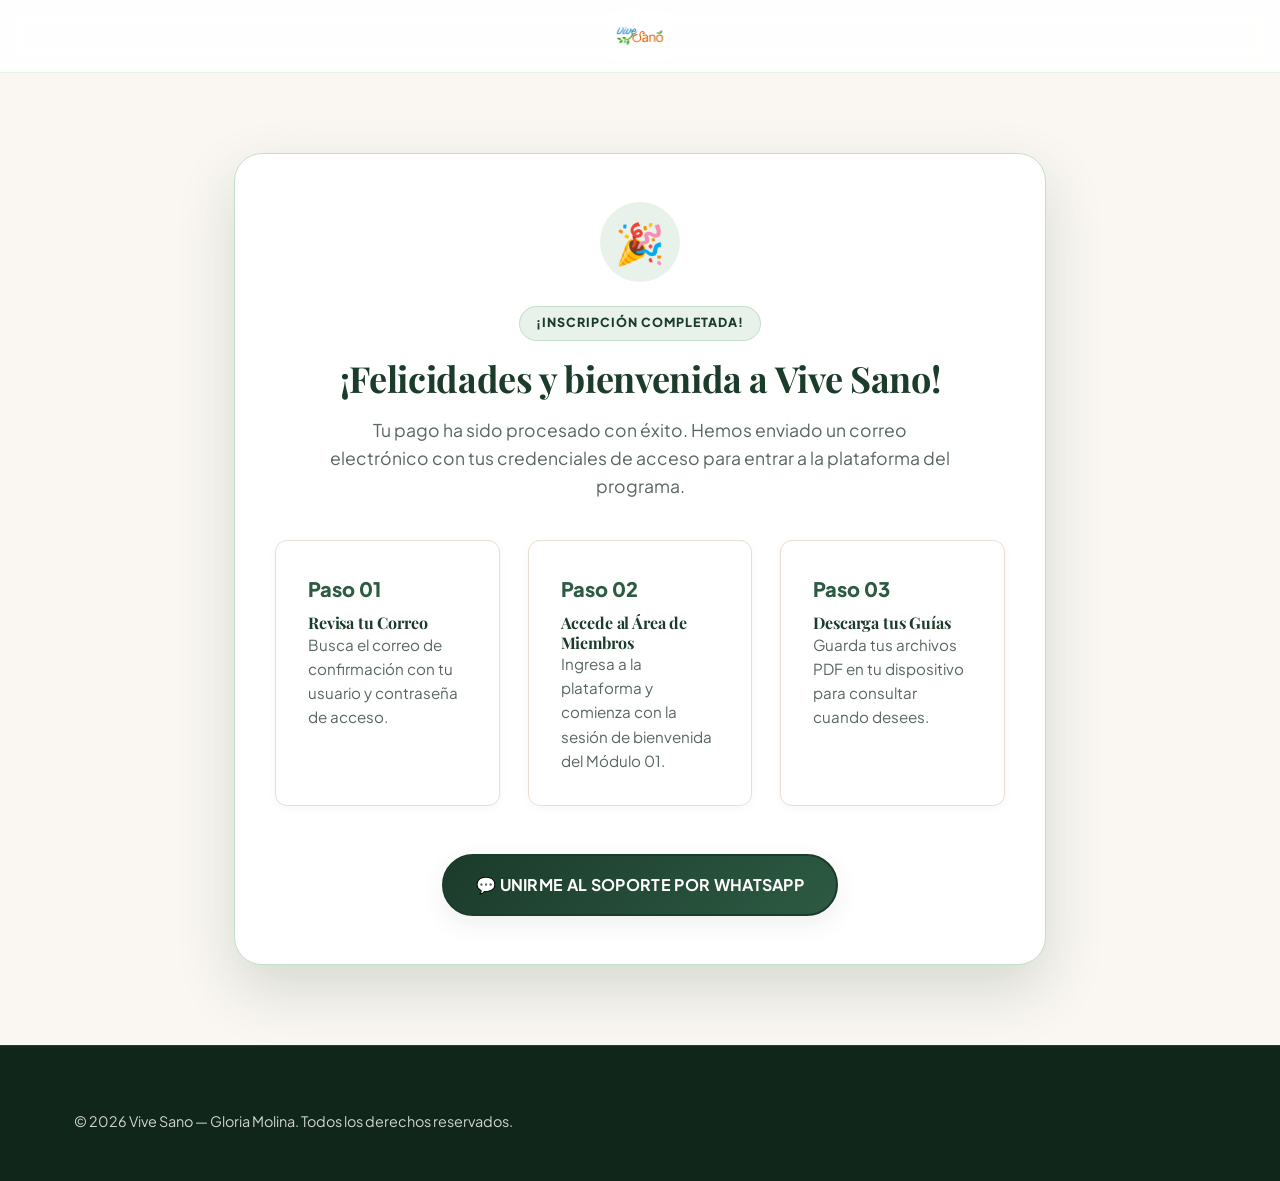
<file: gracias-compra.html>
<!DOCTYPE html>
<html lang="es">
<head>
  <meta charset="UTF-8">
  <meta name="viewport" content="width=device-width, initial-scale=1.0">
  <title>¡Bienvenida al Programa! | Vive Sano por Gloria Molina</title>
  <meta name="description" content="¡Felicidades por inscribirte al Programa Vive Sano! Aquí están tus datos de acceso e instrucciones iniciales.">
  <link rel="stylesheet" href="css/styles.css">
  <link rel="icon" href="assets/images/favicon.ico" type="image/x-icon">
</head>
<body style="background-color: var(--color-sand-bg);">

  <header class="header">
    <div class="container header-inner" style="justify-content: center;">
      <a href="index.html" class="logo" aria-label="Vive Sano — Inicio">
        <img src="assets/images/logo.png" alt="Vive Sano — Gloria Molina" class="logo-img">
      </a>
    </div>
  </header>

  <section class="section">
    <div class="container container-narrow">
      <div style="background-color: var(--color-white); border-radius: var(--radius-xl); padding: 3rem 2.5rem; border: 1.5px solid var(--color-emerald-border); box-shadow: var(--shadow-xl); text-align: center;">
        
        <div style="width: 5rem; height: 5rem; border-radius: 50%; background-color: var(--color-emerald-light); color: var(--color-emerald-deep); display: flex; align-items: center; justify-content: center; font-size: 2.5rem; margin: 0 auto 1.5rem auto;">
          🎉
        </div>

        <div class="eyebrow">¡INSCRIPCIÓN COMPLETADA!</div>

        <h1 style="font-size: 2.25rem; margin-bottom: 1rem;">
          ¡Felicidades y bienvenida a Vive Sano!
        </h1>

        <p style="font-size: 1.1rem; color: var(--color-text-muted); max-width: 620px; margin: 0 auto 2.5rem auto;">
          Tu pago ha sido procesado con éxito. Hemos enviado un correo electrónico con tus credenciales de acceso para entrar a la plataforma del programa.
        </p>

        <div class="cards-grid" style="grid-template-columns: repeat(auto-fit, minmax(220px, 1fr)); text-align: left; margin-bottom: 3rem;">
          
          <div class="card">
            <div style="font-size: 1.25rem; font-weight: 800; color: var(--color-emerald-medium); margin-bottom: 0.5rem;">Paso 01</div>
            <h4>Revisa tu Correo</h4>
            <p>Busca el correo de confirmación con tu usuario y contraseña de acceso.</p>
          </div>

          <div class="card">
            <div style="font-size: 1.25rem; font-weight: 800; color: var(--color-emerald-medium); margin-bottom: 0.5rem;">Paso 02</div>
            <h4>Accede al Área de Miembros</h4>
            <p>Ingresa a la plataforma y comienza con la sesión de bienvenida del Módulo 01.</p>
          </div>

          <div class="card">
            <div style="font-size: 1.25rem; font-weight: 800; color: var(--color-emerald-medium); margin-bottom: 0.5rem;">Paso 03</div>
            <h4>Descarga tus Guías</h4>
            <p>Guarda tus archivos PDF en tu dispositivo para consultar cuando desees.</p>
          </div>

        </div>

        <a href="https://wa.me/5215580462787?text=Hola%20Gloria,%20acabo%20de%20comprar%20el%20programa%20Vive%20Sano." class="btn btn-primary" target="_blank" rel="noopener">
          💬 UNIRME AL SOPORTE POR WHATSAPP
        </a>

      </div>
    </div>
  </section>

  <footer class="footer">
    <div class="container text-center">
      <p>© 2026 Vive Sano — Gloria Molina. Todos los derechos reservados.</p>
    </div>
  </footer>

  <script src="js/main.js"></script>
</body>
</html>
</file>
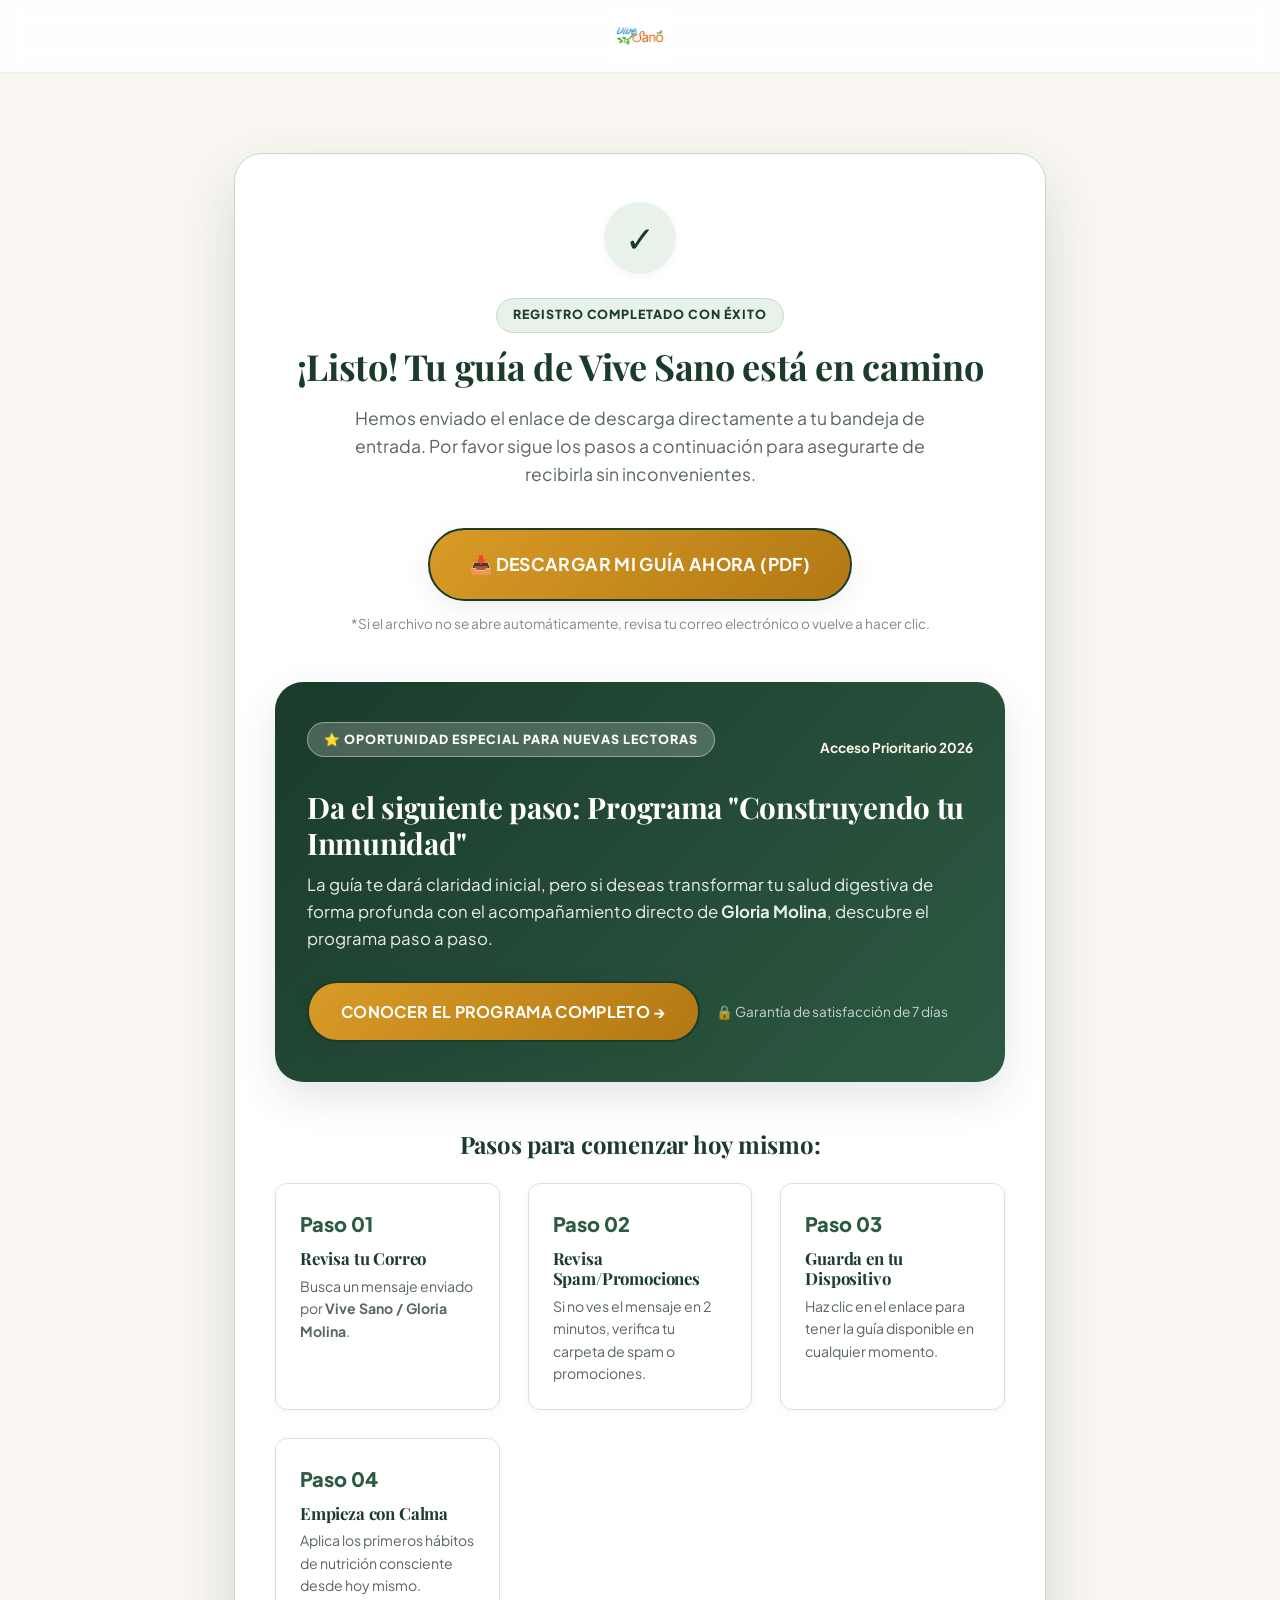
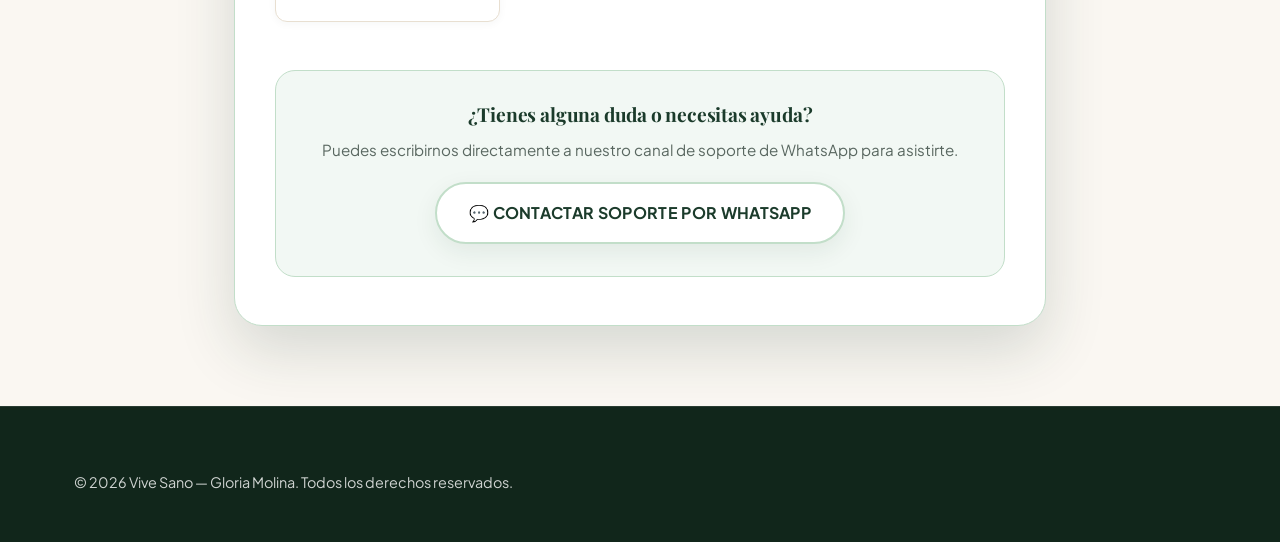
<file: gracias.html>
<!DOCTYPE html>
<html lang="es">
<head>
  <meta charset="UTF-8">
  <meta name="viewport" content="width=device-width, initial-scale=1.0">
  <title>¡Registro Exitoso! | Vive Sano por Gloria Molina</title>
  <meta name="description" content="Tu guía gratuita de Vive Sano ha sido enviada a tu correo electrónico. Sigue los pasos para acceder a tu descarga inmediata.">
  <link rel="stylesheet" href="css/styles.css">
  <link rel="icon" href="assets/images/favicon.ico" type="image/x-icon">
</head>
<body style="background-color: var(--color-sand-bg);">

  <!-- MINIMALIST HEADER -->
  <header class="header">
    <div class="container header-inner" style="justify-content: center;">
      <a href="index.html" class="logo" aria-label="Vive Sano — Inicio">
        <img src="assets/images/logo.png" alt="Vive Sano — Gloria Molina" class="logo-img">
      </a>
    </div>
  </header>

  <!-- CONFIRMATION CONTAINER -->
  <section class="section">
    <div class="container container-narrow">
      
      <div style="background-color: var(--color-white); border-radius: var(--radius-xl); padding: 3rem 2.5rem; border: 1.5px solid var(--color-emerald-border); box-shadow: var(--shadow-xl); text-align: center;">
        
        <!-- SUCCESS ICON -->
        <div style="width: 4.5rem; height: 4.5rem; border-radius: 50%; background-color: var(--color-emerald-light); color: var(--color-emerald-deep); display: flex; align-items: center; justify-content: center; font-size: 2.25rem; margin: 0 auto 1.5rem auto; box-shadow: var(--shadow-sm);">
          ✓
        </div>

        <div class="eyebrow" style="margin-bottom: 0.75rem;">REGISTRO COMPLETADO CON ÉXITO</div>

        <h1 style="font-size: 2.25rem; margin-bottom: 1rem;" id="user-greeting">
          ¡Listo! Tu guía de Vive Sano está en camino
        </h1>

        <p style="font-size: 1.1rem; color: var(--color-text-muted); max-width: 600px; margin: 0 auto 2.5rem auto;">
          Hemos enviado el enlace de descarga directamente a tu bandeja de entrada. Por favor sigue los pasos a continuación para asegurarte de recibirla sin inconvenientes.
        </p>

        <!-- DIRECT DOWNLOAD CTA BUTTON -->
        <div style="margin-bottom: 3rem;">
          <a href="assets/images/lead-magnet-guide.jpg" id="download-pdf-btn" download="Guia_Vive_Sano_Gloria_Molina.jpg" target="_blank" class="btn btn-primary btn-gold" style="padding: 1.25rem 2.5rem; font-size: 1.1rem; text-decoration:none; display:inline-flex; align-items:center; gap:0.5rem;">
            📥 DESCARGAR MI GUÍA AHORA (PDF)
          </a>
          <p style="font-size: 0.85rem; color: var(--color-text-light); margin-top: 0.75rem;">
            *Si el archivo no se abre automáticamente, revisa tu correo electrónico o vuelve a hacer clic.
          </p>
        </div>

        <!-- HIGH-CONVERTING FUNNEL UPSELL: PROGRAMA CONSTRUYENDO TU INMUNIDAD -->
        <div style="background: linear-gradient(135deg, #1B3B2B 0%, #2D5A43 100%); color:#FFFFFF; border-radius: var(--radius-xl); padding: 2.5rem 2rem; margin-bottom: 3rem; text-align: left; box-shadow: var(--shadow-lg);">
          <div style="display:flex; justify-content:space-between; align-items:center; flex-wrap:wrap; gap:1rem; margin-bottom:1rem;">
            <span class="eyebrow" style="background-color: rgba(255,255,255,0.2); border-color: rgba(255,255,255,0.4); color: #FFFFFF;">
              ⭐ OPORTUNIDAD ESPECIAL PARA NUEVAS LECTORAS
            </span>
            <span style="font-size:0.85rem; font-weight:700; color:var(--color-accent-gold-light);">Acceso Prioritario 2026</span>
          </div>

          <h3 style="color:#FFFFFF; font-family:var(--font-serif); font-size:1.85rem; margin-bottom:0.75rem; line-height:1.2;">
            Da el siguiente paso: Programa "Construyendo tu Inmunidad"
          </h3>

          <p style="color: rgba(255,255,255,0.9); font-size: 1.05rem; line-height:1.6; margin-bottom:1.75rem;">
            La guía te dará claridad inicial, pero si deseas transformar tu salud digestiva de forma profunda con el acompañamiento directo de <strong>Gloria Molina</strong>, descubre el programa paso a paso.
          </p>

          <div style="display:flex; gap:1rem; align-items:center; flex-wrap:wrap;">
            <a href="programa.html" class="btn btn-primary btn-gold" style="padding: 1rem 2rem; font-size: 1rem;">
              CONOCER EL PROGRAMA COMPLETO →
            </a>
            <span style="font-size:0.85rem; color: rgba(255,255,255,0.75);">🔒 Garantía de satisfacción de 7 días</span>
          </div>
        </div>

        <!-- 4 INSTRUCTION STEPS -->
        <h3 style="font-size: 1.5rem; margin-bottom: 1.5rem; color: var(--color-emerald-deep);">Pasos para comenzar hoy mismo:</h3>

        <div class="cards-grid" style="grid-template-columns: repeat(auto-fit, minmax(200px, 1fr)); text-align: left; margin-bottom: 3rem;">
          
          <div class="card" style="padding: 1.5rem;">
            <div style="font-size: 1.25rem; font-weight: 800; color: var(--color-emerald-medium); margin-bottom: 0.5rem;">Paso 01</div>
            <h4 style="font-size: 1.05rem; margin-bottom: 0.4rem;">Revisa tu Correo</h4>
            <p style="font-size: 0.88rem;">Busca un mensaje enviado por <strong>Vive Sano / Gloria Molina</strong>.</p>
          </div>

          <div class="card" style="padding: 1.5rem;">
            <div style="font-size: 1.25rem; font-weight: 800; color: var(--color-emerald-medium); margin-bottom: 0.5rem;">Paso 02</div>
            <h4 style="font-size: 1.05rem; margin-bottom: 0.4rem;">Revisa Spam/Promociones</h4>
            <p style="font-size: 0.88rem;">Si no ves el mensaje en 2 minutos, verifica tu carpeta de spam o promociones.</p>
          </div>

          <div class="card" style="padding: 1.5rem;">
            <div style="font-size: 1.25rem; font-weight: 800; color: var(--color-emerald-medium); margin-bottom: 0.5rem;">Paso 03</div>
            <h4 style="font-size: 1.05rem; margin-bottom: 0.4rem;">Guarda en tu Dispositivo</h4>
            <p style="font-size: 0.88rem;">Haz clic en el enlace para tener la guía disponible en cualquier momento.</p>
          </div>

          <div class="card" style="padding: 1.5rem;">
            <div style="font-size: 1.25rem; font-weight: 800; color: var(--color-emerald-medium); margin-bottom: 0.5rem;">Paso 04</div>
            <h4 style="font-size: 1.05rem; margin-bottom: 0.4rem;">Empieza con Calma</h4>
            <p style="font-size: 0.88rem;">Aplica los primeros hábitos de nutrición consciente desde hoy mismo.</p>
          </div>

        </div>

        <!-- COMMUNITY & SUPPORT -->
        <div style="background-color: var(--color-emerald-subtle); border-radius: var(--radius-lg); padding: 2rem; border: 1px solid var(--color-emerald-border);">
          <h4 style="font-size: 1.2rem; color: var(--color-emerald-deep); margin-bottom: 0.75rem;">¿Tienes alguna duda o necesitas ayuda?</h4>
          <p style="color: var(--color-text-muted); font-size: 0.95rem; margin-bottom: 1.25rem;">
            Puedes escribirnos directamente a nuestro canal de soporte de WhatsApp para asistirte.
          </p>
          <a href="https://wa.me/5215580462787?text=Hola%20Gloria,%20ya%20me%20registr%C3%A9%20a%20la%20gu%C3%ADa%20y%20tengo%20una%20duda." class="btn btn-secondary" target="_blank" rel="noopener">
            💬 Contactar Soporte por WhatsApp
          </a>
        </div>

      </div>

    </div>
  </section>

  <!-- FOOTER -->
  <footer class="footer">
    <div class="container text-center">
      <p>© 2026 Vive Sano — Gloria Molina. Todos los derechos reservados.</p>
    </div>
  </footer>

  <script src="js/main.js"></script>
  <script>
    // Personalize greeting if name exists in localStorage
    document.addEventListener('DOMContentLoaded', function() {
      const savedName = localStorage.getItem('vivesano_user_name');
      if (savedName) {
        const greetingEl = document.getElementById('user-greeting');
        if (greetingEl) {
          greetingEl.textContent = `¡Listo, ${savedName}! Tu guía de Vive Sano está en camino`;
        }
      }
    });
  </script>
</body>
</html>
</file>
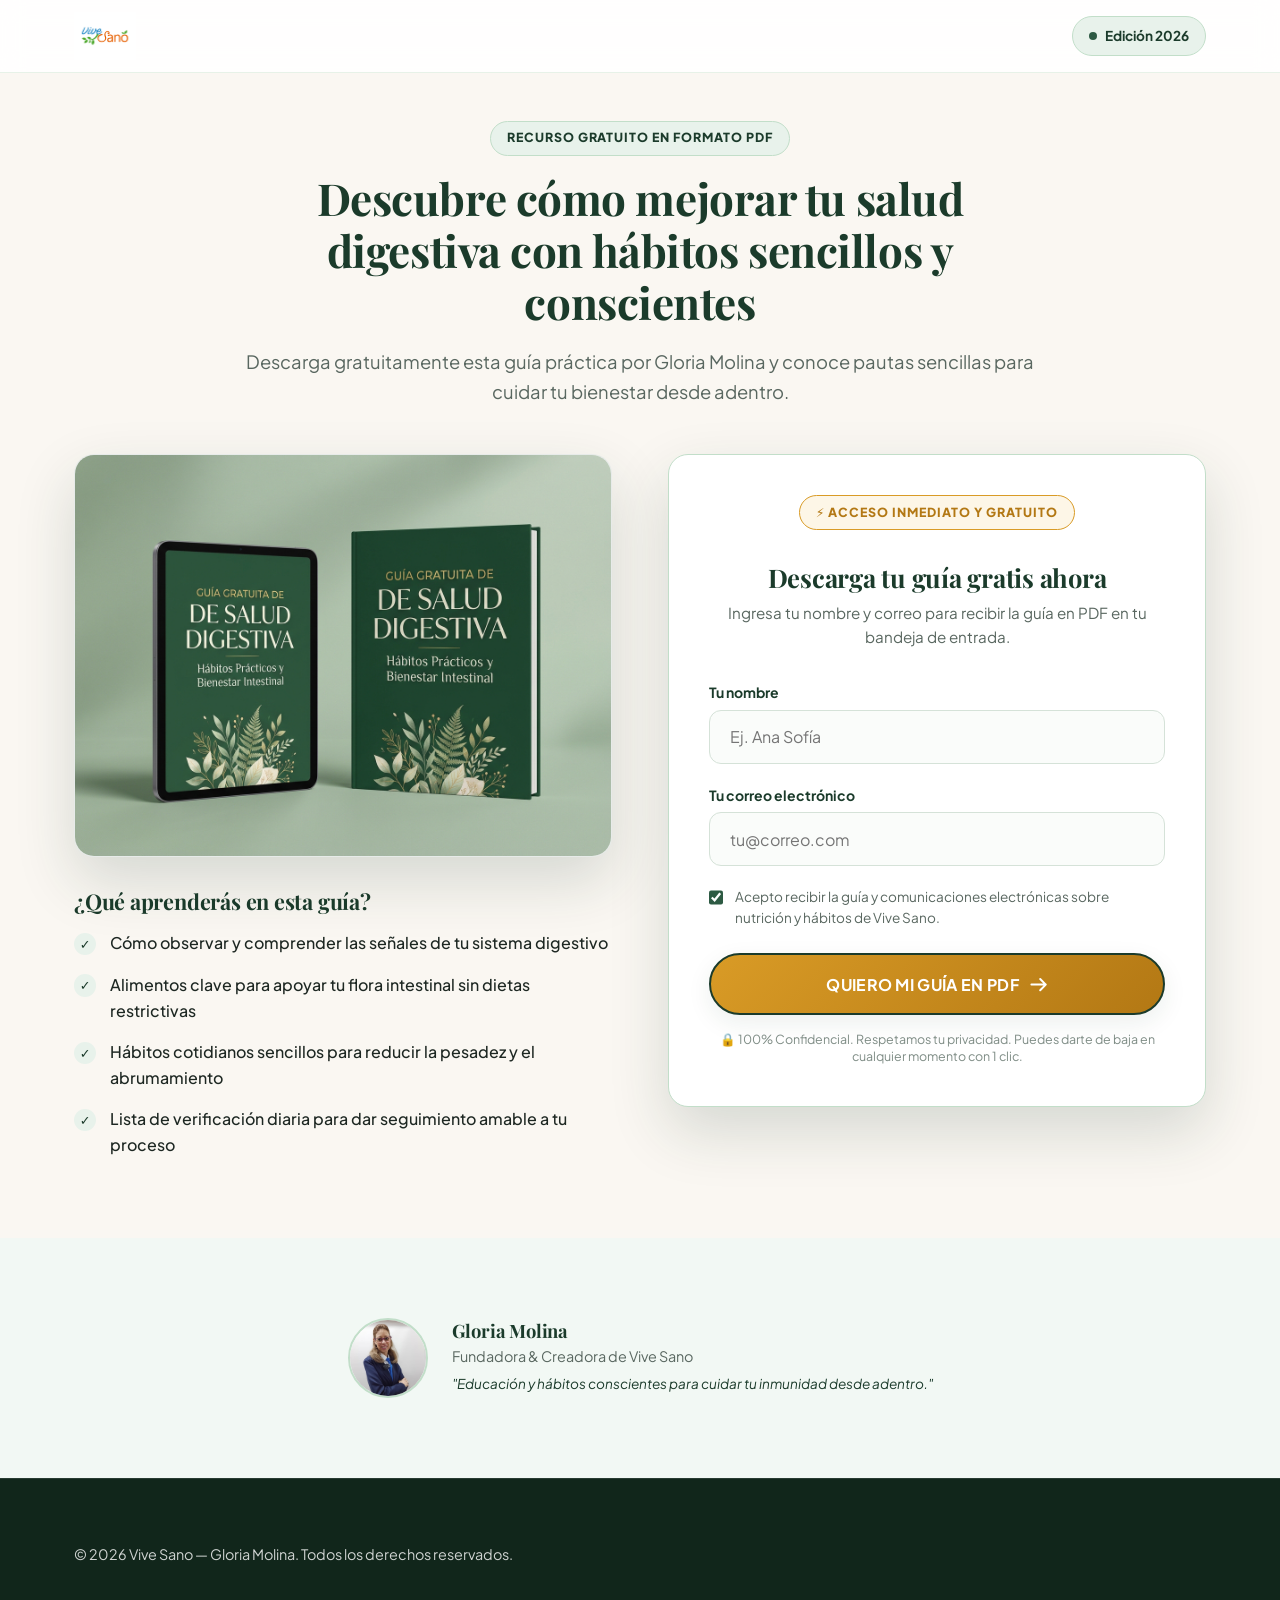
<file: guia-digestiva.html>
<!DOCTYPE html>
<html lang="es">
<head>
  <meta charset="UTF-8">
  <meta name="viewport" content="width=device-width, initial-scale=1.0">
  <title>Guía Práctica de Salud Digestiva y Bienestar | Vive Sano — Gloria Molina</title>
  <meta name="description" content="Descarga gratis la guía práctica de salud digestiva y nutrición consciente por Gloria Molina. Conoce recomendaciones sencillas para cuidar tu bienestar día a día.">
  <link rel="stylesheet" href="css/styles.css">
  <link rel="icon" href="assets/images/favicon.ico" type="image/x-icon">
</head>
<body style="background-color: var(--color-sand-bg);">

  <!-- MINIMALIST HEADER -->
  <header class="header">
    <div class="container header-inner">
      <a href="index.html" class="logo" aria-label="Vive Sano — Inicio">
        <img src="assets/images/logo.png" alt="Vive Sano — Gloria Molina" class="logo-img">
      </a>

      <span class="header-cta-badge">
        <span class="pulse-dot"></span>
        Edición 2026
      </span>
    </div>
  </header>

  <!-- MAIN SQUEEZE HERO CONTAINER -->
  <section class="section" style="padding-top: 3rem;">
    <div class="container">
      
      <!-- TOP BADGE & HEADLINE -->
      <div style="text-align: center; max-width: 800px; margin: 0 auto 3rem auto;">
        <div class="eyebrow">RECURSO GRATUITO EN FORMATO PDF</div>
        
        <h1 style="font-size: 2.75rem; line-height: 1.18; margin-bottom: 1.25rem;">
          Descubre cómo mejorar tu salud digestiva con hábitos sencillos y conscientes
        </h1>

        <p style="font-size: 1.15rem; color: var(--color-text-muted);">
          Descarga gratuitamente esta guía práctica por Gloria Molina y conoce pautas sencillas para cuidar tu bienestar desde adentro.
        </p>
      </div>

      <!-- 2-COLUMN OPT-IN GRID -->
      <div class="hero-grid" style="align-items: flex-start;">
        
        <!-- COLUMN 1: MOCKUP & INSIDE BENEFITS -->
        <div>
          <div class="mockup-container" style="margin-bottom: 2rem;">
            <img src="assets/images/lead-magnet-mockup.jpg" alt="Guía Práctica de Salud Digestiva por Gloria Molina">
          </div>

          <h3 style="font-size: 1.35rem; margin-bottom: 1rem; color: var(--color-emerald-deep);">¿Qué aprenderás en esta guía?</h3>
          
          <ul class="checklist">
            <li class="checklist-item">
              <span class="checklist-icon">✓</span>
              <span>Cómo observar y comprender las señales de tu sistema digestivo</span>
            </li>
            <li class="checklist-item">
              <span class="checklist-icon">✓</span>
              <span>Alimentos clave para apoyar tu flora intestinal sin dietas restrictivas</span>
            </li>
            <li class="checklist-item">
              <span class="checklist-icon">✓</span>
              <span>Hábitos cotidianos sencillos para reducir la pesadez y el abrumamiento</span>
            </li>
            <li class="checklist-item">
              <span class="checklist-icon">✓</span>
              <span>Lista de verificación diaria para dar seguimiento amable a tu proceso</span>
            </li>
          </ul>
        </div>

        <!-- COLUMN 2: HIGH-CONVERTING OPT-IN FORM -->
        <div id="formulario" class="optin-box">
          <div style="text-align:center; margin-bottom:1rem;">
            <span class="eyebrow" style="background-color: var(--color-accent-gold-light); border-color: var(--color-accent-gold); color: var(--color-accent-gold-dark);">
              ⚡ ACCESO INMEDIATO Y GRATUITO
            </span>
          </div>

          <h3 style="font-size: 1.6rem; text-align: center; margin-bottom: 0.5rem;">Descarga tu guía gratis ahora</h3>
          <p class="optin-subtitle">Ingresa tu nombre y correo para recibir la guía en PDF en tu bandeja de entrada.</p>

          <form class="systeme-optin-form" action="YOUR_SYSTEME_IO_FORM_ACTION_URL" method="POST">
            
            <div class="form-group">
              <label for="fname" class="form-label">Tu nombre</label>
              <input type="text" id="fname" name="first_name" class="form-input" placeholder="Ej. Ana Sofía" required>
            </div>

            <div class="form-group">
              <label for="femail" class="form-label">Tu correo electrónico</label>
              <input type="email" id="femail" name="email" class="form-input" placeholder="tu@correo.com" required>
            </div>

            <div class="form-checkbox">
              <input type="checkbox" id="tcheck" required checked>
              <label for="tcheck">
                Acepto recibir la guía y comunicaciones electrónicas sobre nutrición y hábitos de Vive Sano.
              </label>
            </div>

            <button type="submit" class="btn btn-primary btn-full btn-gold" style="padding: 1.15rem;">
              QUIERO MI GUÍA EN PDF
              <svg style="width:1.2rem;height:1.2rem;" fill="none" stroke="currentColor" viewBox="0 0 24 24">
                <path stroke-linecap="round" stroke-linejoin="round" stroke-width="2.5" d="M14 5l7 7m0 0l-7 7m7-7H3"/>
              </svg>
            </button>

            <p class="form-privacy-note">
              🔒 100% Confidencial. Respetamos tu privacidad. Puedes darte de baja en cualquier momento con 1 clic.
            </p>

          </form>
        </div>

      </div>

    </div>
  </section>

  <!-- FOUNDER MINI BANNER -->
  <section class="section" style="background-color: var(--color-emerald-subtle);">
    <div class="container container-narrow text-center">
      <div style="display: flex; align-items: center; justify-content: center; gap: 1.5rem; flex-wrap: wrap;">
        <img src="assets/images/gloria/gloria-molina.jpg" alt="Gloria Molina" style="width: 5rem; height: 5rem; border-radius: 50%; object-fit: cover; border: 2px solid var(--color-emerald-border);">
        <div style="text-align: left;">
          <h4 style="font-size: 1.15rem; margin-bottom: 0.2rem;">Gloria Molina</h4>
          <p style="font-size: 0.9rem; color: var(--color-text-muted);">Fundadora & Creadora de Vive Sano</p>
          <p style="font-size: 0.85rem; font-style: italic; color: var(--color-emerald-deep); margin-top: 0.3rem;">"Educación y hábitos conscientes para cuidar tu inmunidad desde adentro."</p>
        </div>
      </div>
    </div>
  </section>

  <!-- FOOTER -->
  <footer class="footer">
    <div class="container text-center">
      <p>© 2026 Vive Sano — Gloria Molina. Todos los derechos reservados.</p>
    </div>
  </footer>

  <script src="js/main.js"></script>
</body>
</html>
</file>
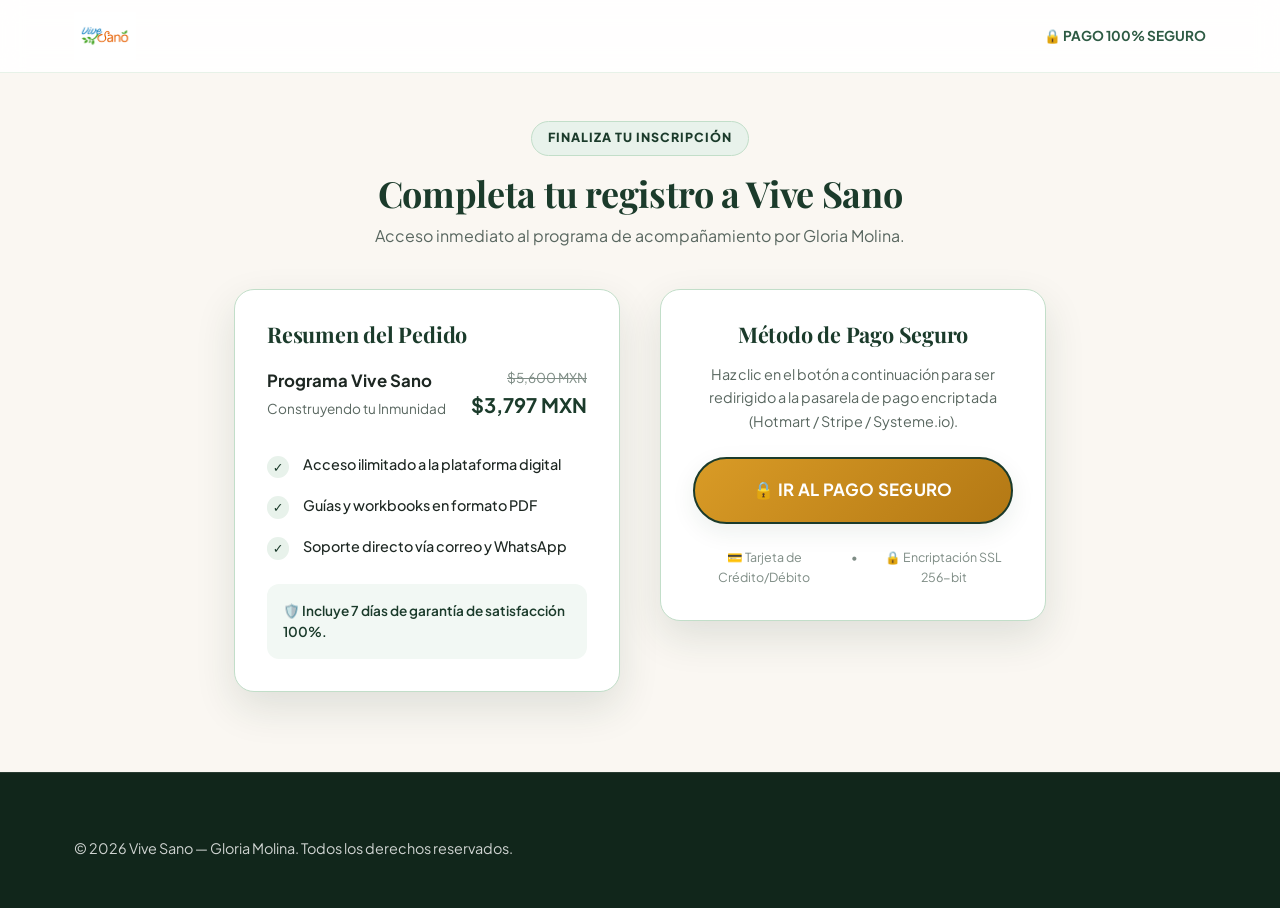
<file: pago.html>
<!DOCTYPE html>
<html lang="es">
<head>
  <meta charset="UTF-8">
  <meta name="viewport" content="width=device-width, initial-scale=1.0">
  <title>Inscripción al Programa | Vive Sano por Gloria Molina</title>
  <meta name="description" content="Completa tu registro seguro al programa Vive Sano por Gloria Molina. Acceso inmediato a la plataforma digital y guías.">
  <link rel="stylesheet" href="css/styles.css">
  <link rel="icon" href="assets/images/favicon.ico" type="image/x-icon">
</head>
<body style="background-color: var(--color-sand-bg);">

  <!-- MINIMALIST HEADER -->
  <header class="header">
    <div class="container header-inner" style="justify-content: space-between;">
      <a href="index.html" class="logo" aria-label="Vive Sano — Inicio">
        <img src="assets/images/logo.png" alt="Vive Sano — Gloria Molina" class="logo-img">
      </a>

      <div style="font-size: 0.85rem; font-weight: 700; color: var(--color-emerald-medium); display: flex; align-items: center; gap: 0.4rem;">
        🔒 PAGO 100% SEGURO
      </div>
    </div>
  </header>

  <section class="section" style="padding-top: 3rem;">
    <div class="container container-narrow">
      
      <div style="text-align: center; margin-bottom: 2.5rem;">
        <div class="eyebrow">FINALIZA TU INSCRIPCIÓN</div>
        <h1 style="font-size: 2.25rem; margin-bottom: 0.5rem;">Completa tu registro a Vive Sano</h1>
        <p style="color: var(--color-text-muted);">Acceso inmediato al programa de acompañamiento por Gloria Molina.</p>
      </div>

      <div class="hero-grid" style="align-items: flex-start; gap: 2.5rem;">
        
        <!-- ORDER SUMMARY -->
        <div style="background-color: var(--color-white); border-radius: var(--radius-lg); padding: 2rem; border: 1.5px solid var(--color-emerald-border); box-shadow: var(--shadow-lg);">
          <h3 style="font-size: 1.35rem; margin-bottom: 1.25rem; color: var(--color-emerald-deep);">Resumen del Pedido</h3>
          
          <div style="display: flex; justify-content: space-between; align-items: center; padding-bottom: 1rem; border-b: 1px solid var(--color-sand-border); margin-bottom: 1rem;">
            <div>
              <strong style="font-size: 1.05rem; display: block;">Programa Vive Sano</strong>
              <span style="font-size: 0.85rem; color: var(--color-text-muted);">Construyendo tu Inmunidad</span>
            </div>
            <div style="text-align: right;">
              <span style="text-decoration: line-through; font-size: 0.85rem; color: var(--color-text-light); display: block;">$5,600 MXN</span>
              <strong style="font-size: 1.25rem; color: var(--color-emerald-deep);">$3,797 MXN</strong>
            </div>
          </div>

          <ul class="checklist" style="margin-bottom: 1.5rem;">
            <li class="checklist-item" style="font-size: 0.9rem;"><span class="checklist-icon">✓</span> Acceso ilimitado a la plataforma digital</li>
            <li class="checklist-item" style="font-size: 0.9rem;"><span class="checklist-icon">✓</span> Guías y workbooks en formato PDF</li>
            <li class="checklist-item" style="font-size: 0.9rem;"><span class="checklist-icon">✓</span> Soporte directo vía correo y WhatsApp</li>
          </ul>

          <div style="background-color: var(--color-emerald-subtle); padding: 1rem; border-radius: var(--radius-md); font-size: 0.85rem; color: var(--color-emerald-deep); font-weight: 600;">
            🛡️ Incluye 7 días de garantía de satisfacción 100%.
          </div>
        </div>

        <!-- PAYMENT ACTION BOX -->
        <div style="background-color: var(--color-white); border-radius: var(--radius-lg); padding: 2rem; border: 1.5px solid var(--color-emerald-border); box-shadow: var(--shadow-lg); text-align: center;">
          <h3 style="font-size: 1.35rem; margin-bottom: 1rem;">Método de Pago Seguro</h3>
          <p style="font-size: 0.9rem; color: var(--color-text-muted); margin-bottom: 1.5rem;">
            Haz clic en el botón a continuación para ser redirigido a la pasarela de pago encriptada (Hotmart / Stripe / Systeme.io).
          </p>

          <!-- SYSTEME.IO / HOTMART CHECKOUT LINK -->
          <a href="gracias-compra.html" class="btn btn-primary btn-full btn-gold" style="padding: 1.15rem; font-size: 1.05rem;">
            🔒 IR AL PAGO SEGURO
          </a>

          <div style="margin-top: 1.5rem; display: flex; justify-content: center; gap: 1rem; font-size: 0.78rem; color: var(--color-text-light);">
            <span>💳 Tarjeta de Crédito/Débito</span>
            <span>•</span>
            <span>🔒 Encriptación SSL 256-bit</span>
          </div>
        </div>

      </div>

    </div>
  </section>

  <!-- FOOTER -->
  <footer class="footer">
    <div class="container text-center">
      <p>© 2026 Vive Sano — Gloria Molina. Todos los derechos reservados.</p>
    </div>
  </footer>

  <script src="js/main.js"></script>
</body>
</html>
</file>
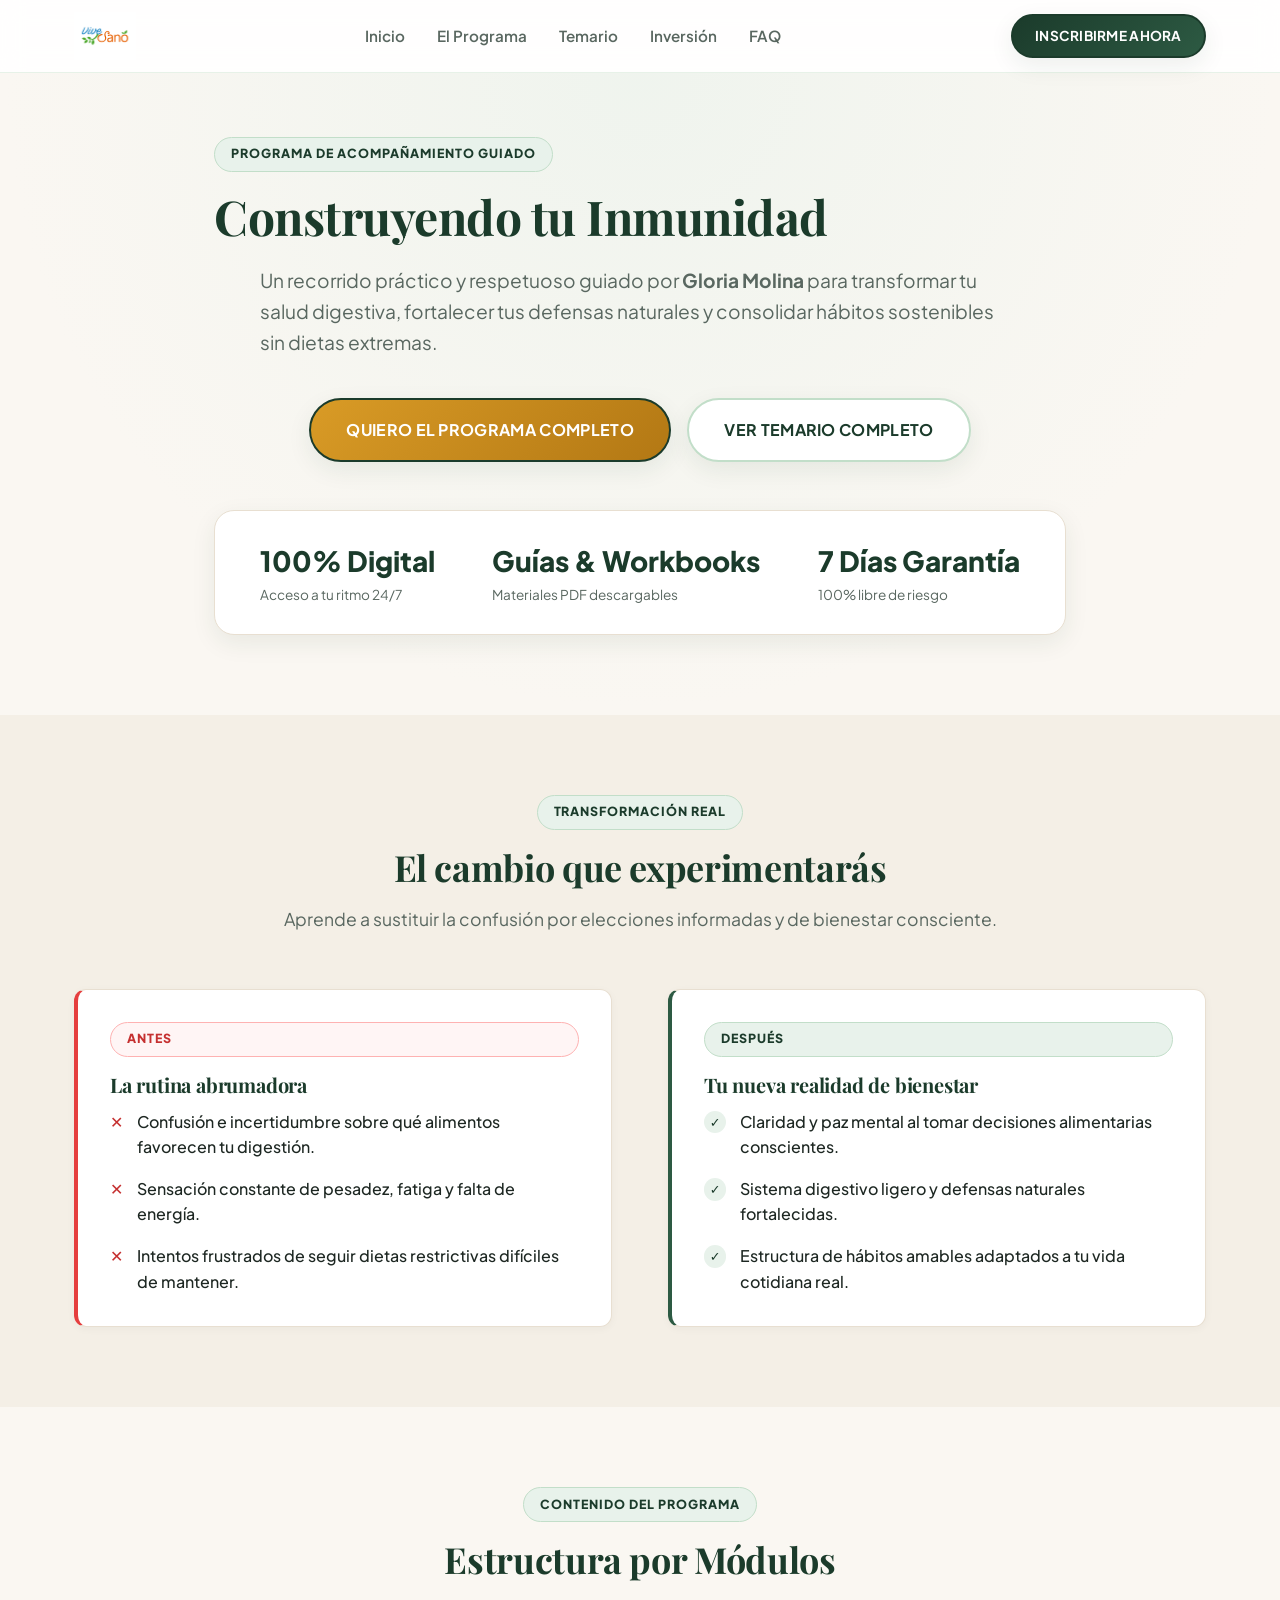
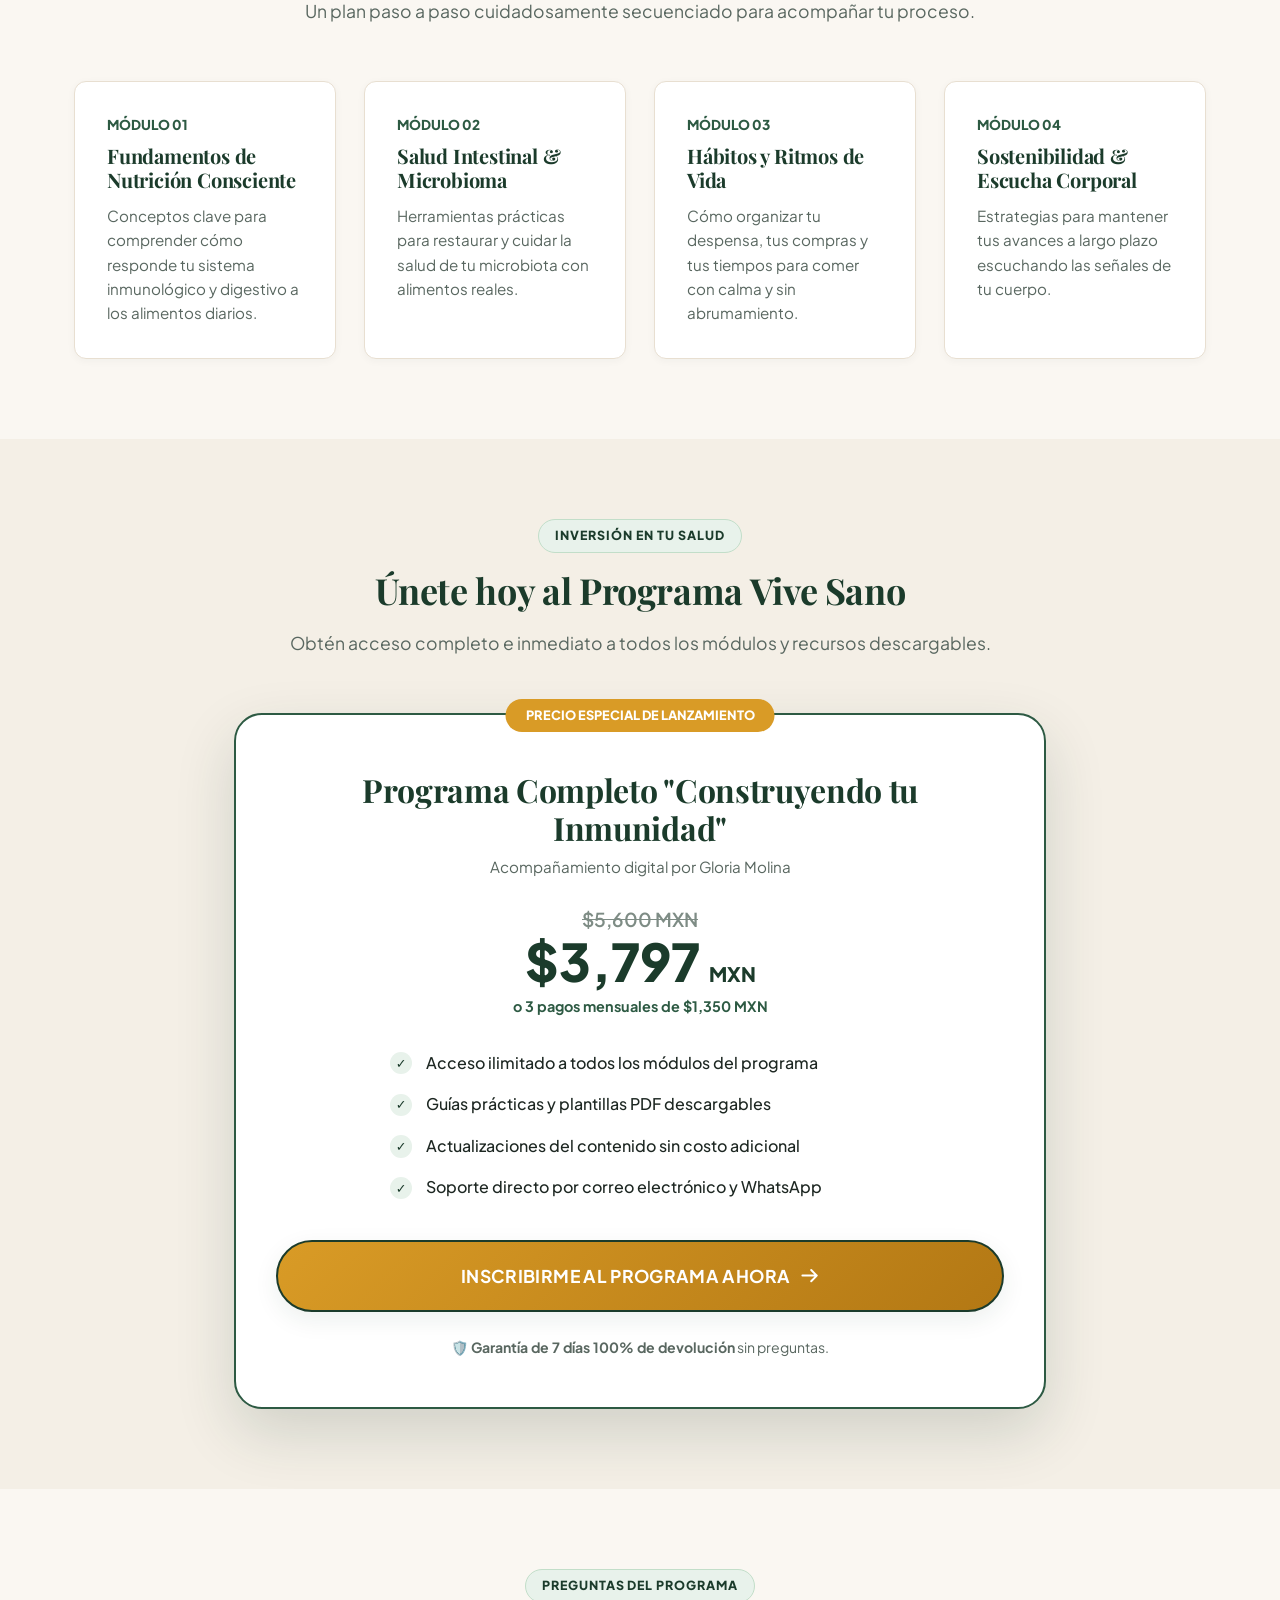
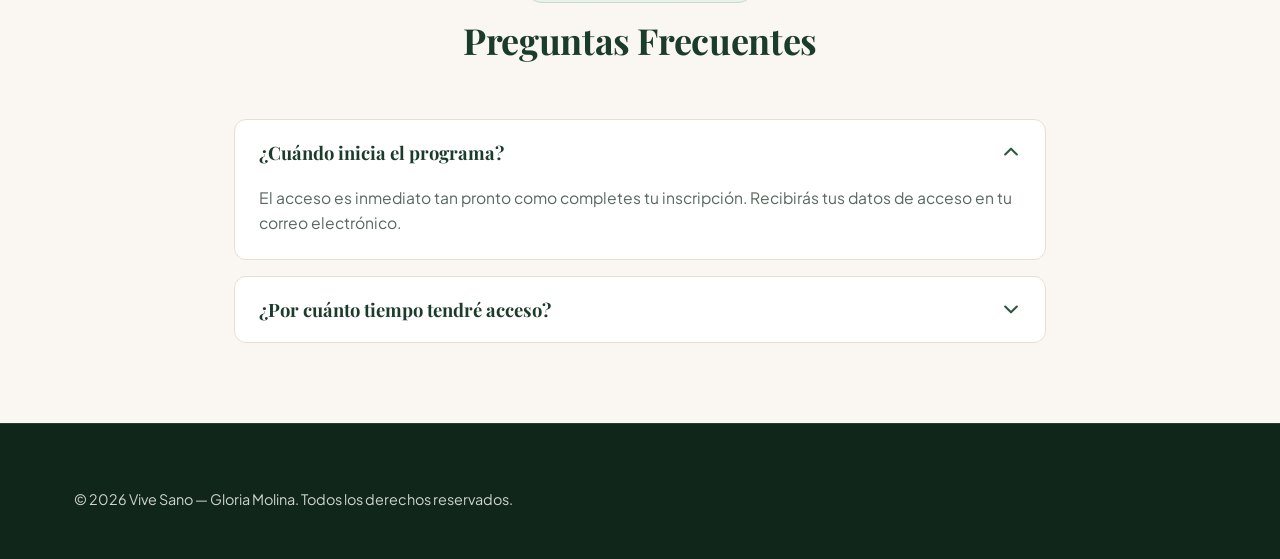
<file: programa.html>
<!DOCTYPE html>
<html lang="es">
<head>
  <meta charset="UTF-8">
  <meta name="viewport" content="width=device-width, initial-scale=1.0">
  <title>Programa "Construyendo tu Inmunidad" | Vive Sano por Gloria Molina</title>
  <meta name="description" content="Un recorrido guiado por Gloria Molina para aprender a fortalecer tu sistema inmunológico y digestivo con nutrición consciente y hábitos sostenibles.">
  <link rel="stylesheet" href="css/styles.css">
  <link rel="icon" href="assets/images/favicon.ico" type="image/x-icon">
</head>
<body>

  <!-- HEADER -->
  <header class="header">
    <div class="container header-inner">
      <a href="index.html" class="logo" aria-label="Vive Sano — Inicio">
        <img src="assets/images/logo.png" alt="Vive Sano — Gloria Molina" class="logo-img">
      </a>

      <nav>
        <ul class="nav-links">
          <li><a href="#inicio" class="nav-link">Inicio</a></li>
          <li><a href="#programa" class="nav-link">El Programa</a></li>
          <li><a href="#temario" class="nav-link">Temario</a></li>
          <li><a href="#oferta" class="nav-link">Inversión</a></li>
          <li><a href="#faq" class="nav-link">FAQ</a></li>
        </ul>
      </nav>

      <a href="#oferta" class="btn btn-primary" style="padding: 0.6rem 1.4rem; font-size: 0.85rem;">
        INSCRIBIRME AHORA
      </a>
    </div>
  </header>

  <!-- PROGRAM HERO -->
  <section id="inicio" class="hero section">
    <div class="container text-center" style="max-width: 900px;">
      <div class="eyebrow">PROGRAMA DE ACOMPAÑAMIENTO GUIADO</div>
      
      <h1 style="font-size: 3rem; margin-bottom: 1.25rem;">
        Construyendo tu Inmunidad
      </h1>

      <p style="font-size: 1.2rem; color: var(--color-text-muted); margin-bottom: 2.5rem; max-width: 760px; margin-left: auto; margin-right: auto;">
        Un recorrido práctico y respetuoso guiado por <strong>Gloria Molina</strong> para transformar tu salud digestiva, fortalecer tus defensas naturales y consolidar hábitos sostenibles sin dietas extremas.
      </p>

      <div style="display: flex; gap: 1rem; justify-content: center; flex-wrap: wrap; margin-bottom: 3rem;">
        <a href="#oferta" class="btn btn-primary btn-gold" style="padding: 1.1rem 2.2rem;">
          QUIERO EL PROGRAMA COMPLETO
        </a>
        <a href="#temario" class="btn btn-secondary" style="padding: 1.1rem 2.2rem;">
          VER TEMARIO COMPLETO
        </a>
      </div>

      <!-- HIGHLIGHT STATS BAR -->
      <div style="display: flex; justify-content: space-around; gap: 1.5rem; background-color: var(--color-white); padding: 1.75rem; border-radius: var(--radius-lg); border: 1px solid var(--color-sand-border); box-shadow: var(--shadow-md); flex-wrap: wrap;">
        <div>
          <div style="font-size: 1.75rem; font-weight: 800; color: var(--color-emerald-deep);">100% Digital</div>
          <div style="font-size: 0.85rem; color: var(--color-text-muted);">Acceso a tu ritmo 24/7</div>
        </div>
        <div>
          <div style="font-size: 1.75rem; font-weight: 800; color: var(--color-emerald-deep);">Guías & Workbooks</div>
          <div style="font-size: 0.85rem; color: var(--color-text-muted);">Materiales PDF descargables</div>
        </div>
        <div>
          <div style="font-size: 1.75rem; font-weight: 800; color: var(--color-emerald-deep);">7 Días Garantía</div>
          <div style="font-size: 0.85rem; color: var(--color-text-muted);">100% libre de riesgo</div>
        </div>
      </div>

    </div>
  </section>

  <!-- PROBLEM / BEFORE & AFTER -->
  <section class="section" style="background-color: var(--color-sand-card);">
    <div class="container">
      <div class="section-header">
        <div class="eyebrow">TRANSFORMACIÓN REAL</div>
        <h2>El cambio que experimentarás</h2>
        <p>Aprende a sustituir la confusión por elecciones informadas y de bienestar consciente.</p>
      </div>

      <div class="hero-grid">
        <div class="card" style="border-left: 4px solid #E53E3E;">
          <div class="eyebrow" style="background-color: #FFF5F5; border-color: #FEB2B2; color: #C53030;">ANTES</div>
          <h3>La rutina abrumadora</h3>
          <ul class="checklist">
            <li class="checklist-item"><span style="color:#C53030;">✕</span> Confusión e incertidumbre sobre qué alimentos favorecen tu digestión.</li>
            <li class="checklist-item"><span style="color:#C53030;">✕</span> Sensación constante de pesadez, fatiga y falta de energía.</li>
            <li class="checklist-item"><span style="color:#C53030;">✕</span> Intentos frustrados de seguir dietas restrictivas difíciles de mantener.</li>
          </ul>
        </div>

        <div class="card" style="border-left: 4px solid var(--color-emerald-medium);">
          <div class="eyebrow">DESPUÉS</div>
          <h3>Tu nueva realidad de bienestar</h3>
          <ul class="checklist">
            <li class="checklist-item"><span class="checklist-icon">✓</span> Claridad y paz mental al tomar decisiones alimentarias conscientes.</li>
            <li class="checklist-item"><span class="checklist-icon">✓</span> Sistema digestivo ligero y defensas naturales fortalecidas.</li>
            <li class="checklist-item"><span class="checklist-icon">✓</span> Estructura de hábitos amables adaptados a tu vida cotidiana real.</li>
          </ul>
        </div>
      </div>
    </div>
  </section>

  <!-- PROGRAM MODULES / TEMARIO -->
  <section id="temario" class="section">
    <div class="container">
      <div class="section-header">
        <div class="eyebrow">CONTENIDO DEL PROGRAMA</div>
        <h2>Estructura por Módulos</h2>
        <p>Un plan paso a paso cuidadosamente secuenciado para acompañar tu proceso.</p>
      </div>

      <div class="cards-grid">
        
        <div class="card">
          <div style="font-size: 0.85rem; font-weight: 800; color: var(--color-emerald-medium); margin-bottom: 0.5rem;">MÓDULO 01</div>
          <h3>Fundamentos de Nutrición Consciente</h3>
          <p>Conceptos clave para comprender cómo responde tu sistema inmunológico y digestivo a los alimentos diarios.</p>
        </div>

        <div class="card">
          <div style="font-size: 0.85rem; font-weight: 800; color: var(--color-emerald-medium); margin-bottom: 0.5rem;">MÓDULO 02</div>
          <h3>Salud Intestinal & Microbioma</h3>
          <p>Herramientas prácticas para restaurar y cuidar la salud de tu microbiota con alimentos reales.</p>
        </div>

        <div class="card">
          <div style="font-size: 0.85rem; font-weight: 800; color: var(--color-emerald-medium); margin-bottom: 0.5rem;">MÓDULO 03</div>
          <h3>Hábitos y Ritmos de Vida</h3>
          <p>Cómo organizar tu despensa, tus compras y tus tiempos para comer con calma y sin abrumamiento.</p>
        </div>

        <div class="card">
          <div style="font-size: 0.85rem; font-weight: 800; color: var(--color-emerald-medium); margin-bottom: 0.5rem;">MÓDULO 04</div>
          <h3>Sostenibilidad & Escucha Corporal</h3>
          <p>Estrategias para mantener tus avances a largo plazo escuchando las señales de tu cuerpo.</p>
        </div>

      </div>
    </div>
  </section>

  <!-- PRICING / OFFER SECTION -->
  <section id="oferta" class="section" style="background-color: var(--color-sand-card);">
    <div class="container container-narrow">
      <div class="section-header">
        <div class="eyebrow">INVERSIÓN EN TU SALUD</div>
        <h2>Únete hoy al Programa Vive Sano</h2>
        <p>Obtén acceso completo e inmediato a todos los módulos y recursos descargables.</p>
      </div>

      <!-- PRICING CARD -->
      <div style="background-color: var(--color-white); border-radius: var(--radius-xl); padding: 3rem 2.5rem; border: 2px solid var(--color-emerald-medium); box-shadow: var(--shadow-xl); text-align: center; position: relative;">
        
        <span style="position: absolute; top: -1rem; left: 50%; transform: translateX(-50%); background-color: var(--color-accent-gold); color: #fff; font-size: 0.8rem; font-weight: 800; padding: 0.4rem 1.25rem; border-radius: var(--radius-full); text-transform: uppercase;">
          PRECIO ESPECIAL DE LANZAMIENTO
        </span>

        <h3 style="font-size: 2rem; margin-top: 0.5rem; margin-bottom: 0.5rem;">Programa Completo "Construyendo tu Inmunidad"</h3>
        <p style="color: var(--color-text-muted); font-size: 0.95rem; margin-bottom: 1.5rem;">Acompañamiento digital por Gloria Molina</p>

        <!-- PRICING DISPLAY -->
        <div style="margin-bottom: 2rem;">
          <div style="text-decoration: line-through; color: var(--color-text-light); font-size: 1.2rem; font-weight: 600;">$5,600 MXN</div>
          <div style="font-size: 3.25rem; font-weight: 800; color: var(--color-emerald-deep); line-height: 1;">$3,797 <span style="font-size: 1.25rem;">MXN</span></div>
          <div style="font-size: 0.9rem; color: var(--color-emerald-medium); font-weight: 700; margin-top: 0.5rem;">o 3 pagos mensuales de $1,350 MXN</div>
        </div>

        <!-- WHAT IS INCLUDED -->
        <ul class="checklist" style="text-align: left; max-width: 500px; margin: 0 auto 2.5rem auto;">
          <li class="checklist-item"><span class="checklist-icon">✓</span> Acceso ilimitado a todos los módulos del programa</li>
          <li class="checklist-item"><span class="checklist-icon">✓</span> Guías prácticas y plantillas PDF descargables</li>
          <li class="checklist-item"><span class="checklist-icon">✓</span> Actualizaciones del contenido sin costo adicional</li>
          <li class="checklist-item"><span class="checklist-icon">✓</span> Soporte directo por correo electrónico y WhatsApp</li>
        </ul>

        <a href="pago.html" class="btn btn-primary btn-full btn-gold" style="padding: 1.25rem; font-size: 1.1rem;">
          INSCRIBIRME AL PROGRAMA AHORA
          <svg style="width:1.2rem;height:1.2rem;" fill="none" stroke="currentColor" viewBox="0 0 24 24"><path stroke-linecap="round" stroke-linejoin="round" stroke-width="2.5" d="M14 5l7 7m0 0l-7 7m7-7H3"/></svg>
        </a>

        <!-- GUARANTEE BADGE -->
        <div style="display: flex; align-items: center; justify-content: center; gap: 0.75rem; margin-top: 1.5rem; font-size: 0.88rem; color: var(--color-text-muted);">
          <span>🛡️ <strong>Garantía de 7 días 100% de devolución</strong> sin preguntas.</span>
        </div>

      </div>
    </div>
  </section>

  <!-- FAQ SECTION -->
  <section id="faq" class="section">
    <div class="container container-narrow">
      <div class="section-header">
        <div class="eyebrow">PREGUNTAS DEL PROGRAMA</div>
        <h2>Preguntas Frecuentes</h2>
      </div>

      <div class="faq-list">
        <div class="faq-item active">
          <button class="faq-question" aria-expanded="true">
            <span>¿Cuándo inicia el programa?</span>
            <svg class="faq-chevron" fill="none" stroke="currentColor" viewBox="0 0 24 24"><path stroke-linecap="round" stroke-linejoin="round" stroke-width="2.5" d="M19 9l-7 7-7-7"/></svg>
          </button>
          <div class="faq-answer">
            <p>El acceso es inmediato tan pronto como completes tu inscripción. Recibirás tus datos de acceso en tu correo electrónico.</p>
          </div>
        </div>

        <div class="faq-item">
          <button class="faq-question" aria-expanded="false">
            <span>¿Por cuánto tiempo tendré acceso?</span>
            <svg class="faq-chevron" fill="none" stroke="currentColor" viewBox="0 0 24 24"><path stroke-linecap="round" stroke-linejoin="round" stroke-width="2.5" d="M19 9l-7 7-7-7"/></svg>
          </button>
          <div class="faq-answer">
            <p>Tendrás acceso permanente a los contenidos y guías descargables para revisarlos cuantas veces desees.</p>
          </div>
        </div>
      </div>
    </div>
  </section>

  <!-- FOOTER -->
  <footer class="footer">
    <div class="container text-center">
      <p>© 2026 Vive Sano — Gloria Molina. Todos los derechos reservados.</p>
    </div>
  </footer>

  <script src="js/main.js"></script>
</body>
</html>
</file>
<file: css/styles.css>
/* ==========================================================================
   VIVE SANO — SYSTEME.IO PREMIUM HTML STYLESHEET
   Design System, CSS Variables, Responsive Utilities, & Animations
   ========================================================================== */

@import url('https://fonts.googleapis.com/css2?family=Playfair+Display:ital,wght@0,400..800;1,400..800&family=Plus+Jakarta+Sans:wght@300;400;500;600;700;800&display=swap');

:root {
  /* Core Color Palette — Natural Organic Luxury */
  --color-emerald-deep: #1B3B2B;
  --color-emerald-medium: #2D5A43;
  --color-emerald-accent: #3E7356;
  --color-emerald-light: #E8F2EB;
  --color-emerald-subtle: #F2F8F4;
  --color-emerald-border: #C2DEC9;

  --color-sand-bg: #FAF7F2;
  --color-sand-card: #F4EFE6;
  --color-sand-border: #E8DFD1;

  --color-text-main: #1D2722;
  --color-text-muted: #596760;
  --color-text-light: #7E8C85;

  --color-accent-gold: #D99B26;
  --color-accent-gold-dark: #B37814;
  --color-accent-gold-light: #FDF6E7;

  --color-white: #FFFFFF;
  --color-dark-bg: #11261B;

  /* Typography System */
  --font-serif: 'Playfair Display', Georgia, serif;
  --font-sans: 'Plus Jakarta Sans', system-ui, -apple-system, sans-serif;

  /* Transitions & Radii */
  --radius-sm: 8px;
  --radius-md: 12px;
  --radius-lg: 20px;
  --radius-xl: 28px;
  --radius-full: 9999px;

  --shadow-sm: 0 2px 8px rgba(27, 59, 43, 0.04);
  --shadow-md: 0 8px 24px rgba(27, 59, 43, 0.08);
  --shadow-lg: 0 16px 40px rgba(27, 59, 43, 0.12);
  --shadow-xl: 0 24px 60px rgba(27, 59, 43, 0.16);

  --transition-fast: 0.2s cubic-bezier(0.4, 0, 0.2, 1);
  --transition-normal: 0.35s cubic-bezier(0.16, 1, 0.3, 1);
}

/* Base Resets */
*, *::before, *::after {
  box-sizing: border-box;
  margin: 0;
  padding: 0;
}

html {
  scroll-behavior: smooth;
  font-size: 16px;
  -webkit-text-size-adjust: 100%;
}

body {
  font-family: var(--font-sans);
  background-color: var(--color-sand-bg);
  color: var(--color-text-main);
  line-height: 1.6;
  text-rendering: optimizeLegibility;
  -webkit-font-smoothing: antialiased;
  -moz-osx-font-smoothing: grayscale;
  overflow-x: hidden;
}

img, svg {
  display: block;
  max-width: 100%;
  height: auto;
}

a {
  color: inherit;
  text-decoration: none;
}

button, input, textarea, select {
  font-family: inherit;
  font-size: inherit;
}

/* Typography Utilities */
.font-serif { font-family: var(--font-serif); }
.font-sans { font-family: var(--font-sans); }

h1, h2, h3, h4, h5, h6 {
  font-family: var(--font-serif);
  color: var(--color-emerald-deep);
  line-height: 1.2;
  font-weight: 700;
  letter-spacing: -0.01em;
}

.text-gradient {
  background: linear-gradient(135deg, var(--color-emerald-deep) 0%, var(--color-emerald-accent) 100%);
  -webkit-background-clip: text;
  -webkit-text-fill-color: transparent;
}

/* Container & Layout */
.container {
  width: 100%;
  max-width: 1180px;
  margin-left: auto;
  margin-right: auto;
  padding-left: 1.5rem;
  padding-right: 1.5rem;
}

.container-narrow {
  max-width: 860px;
}

.section {
  padding-top: 5rem;
  padding-bottom: 5rem;
  position: relative;
}

@media (max-width: 768px) {
  .section {
    padding-top: 3.5rem;
    padding-bottom: 3.5rem;
  }
}

/* Header & Navigation */
.header {
  position: sticky;
  top: 0;
  z-index: 100;
  background-color: rgba(255, 255, 255, 0.88);
  backdrop-filter: blur(12px);
  -webkit-backdrop-filter: blur(12px);
  border-bottom: 1px solid rgba(194, 222, 201, 0.4);
  transition: var(--transition-fast);
}

.header-inner {
  display: flex;
  align-items: center;
  justify-content: space-between;
  height: 4.5rem;
}

.logo {
  display: flex;
  align-items: center;
  gap: 0.75rem;
  font-weight: 800;
  text-decoration: none;
}

.logo-img {
  height: 48px;
  max-height: 52px;
  width: auto;
  object-fit: contain;
  display: block;
  transition: transform var(--transition-fast);
}

.logo:hover .logo-img {
  transform: scale(1.04);
}

.logo-badge {
  width: 2.5rem;
  height: 2.5rem;
  border-radius: var(--radius-full);
  background-color: var(--color-emerald-deep);
  color: var(--color-white);
  display: flex;
  align-items: center;
  justify-content: center;
  font-size: 0.85rem;
  font-weight: 800;
  box-shadow: var(--shadow-sm);
}

.logo-text {
  font-family: var(--font-serif);
  font-size: 1.5rem;
  font-weight: 700;
  color: var(--color-emerald-deep);
  letter-spacing: -0.02em;
}

.nav-links {
  display: flex;
  align-items: center;
  gap: 2rem;
  list-style: none;
}

.nav-link {
  font-size: 0.95rem;
  font-weight: 600;
  color: var(--color-text-muted);
  transition: var(--transition-fast);
}

.nav-link:hover {
  color: var(--color-emerald-deep);
}

.header-cta-badge {
  display: inline-flex;
  align-items: center;
  gap: 0.5rem;
  padding: 0.5rem 1rem;
  background-color: var(--color-emerald-light);
  border: 1px solid var(--color-emerald-border);
  border-radius: var(--radius-full);
  color: var(--color-emerald-deep);
  font-size: 0.85rem;
  font-weight: 700;
}

.pulse-dot {
  width: 8px;
  height: 8px;
  border-radius: 50%;
  background-color: var(--color-emerald-medium);
  box-shadow: 0 0 0 0 rgba(45, 90, 67, 0.4);
  animation: pulse 2s infinite;
}

@keyframes pulse {
  0% { transform: scale(0.95); box-shadow: 0 0 0 0 rgba(45, 90, 67, 0.7); }
  70% { transform: scale(1); box-shadow: 0 0 0 8px rgba(45, 90, 67, 0); }
  100% { transform: scale(0.95); box-shadow: 0 0 0 0 rgba(45, 90, 67, 0); }
}

/* Mobile Menu Button */
.mobile-toggle {
  display: none;
  background: none;
  border: none;
  cursor: pointer;
  padding: 0.5rem;
  color: var(--color-emerald-deep);
}

@media (max-width: 992px) {
  .nav-links { display: none; }
  .mobile-toggle { display: block; }
}

/* Buttons */
.btn {
  display: inline-flex;
  align-items: center;
  justify-content: center;
  gap: 0.6rem;
  padding: 1rem 2rem;
  border-radius: var(--radius-full);
  font-weight: 700;
  font-size: 1rem;
  letter-spacing: 0.02em;
  text-transform: uppercase;
  cursor: pointer;
  transition: all var(--transition-fast);
  border: 2px solid transparent;
  box-shadow: var(--shadow-md);
  text-decoration: none;
}

.btn-primary {
  background: linear-gradient(135deg, var(--color-emerald-deep) 0%, var(--color-emerald-medium) 100%);
  color: var(--color-white);
  border-color: var(--color-emerald-deep);
}

.btn-primary:hover {
  transform: translateY(-2px);
  box-shadow: 0 12px 28px rgba(27, 59, 43, 0.25);
  background: linear-gradient(135deg, var(--color-emerald-medium) 0%, var(--color-emerald-deep) 100%);
}

.btn-secondary {
  background-color: var(--color-white);
  color: var(--color-emerald-deep);
  border-color: var(--color-emerald-border);
}

.btn-secondary:hover {
  background-color: var(--color-emerald-light);
  transform: translateY(-2px);
}

.btn-gold {
  background: linear-gradient(135deg, var(--color-accent-gold) 0%, var(--color-accent-gold-dark) 100%);
  color: var(--color-white);
}

.btn-gold:hover {
  transform: translateY(-2px);
  box-shadow: 0 12px 28px rgba(217, 155, 38, 0.35);
}

.btn-full {
  width: 100%;
}

/* Eyebrows & Badges */
.eyebrow {
  display: inline-flex;
  align-items: center;
  gap: 0.5rem;
  padding: 0.4rem 1rem;
  background-color: var(--color-emerald-light);
  border: 1px solid var(--color-emerald-border);
  border-radius: var(--radius-full);
  color: var(--color-emerald-deep);
  font-size: 0.78rem;
  font-weight: 800;
  text-transform: uppercase;
  letter-spacing: 0.08em;
  margin-bottom: 1rem;
}

/* Hero Section */
.hero {
  padding-top: 4rem;
  padding-bottom: 5rem;
  background: radial-gradient(circle at 50% 0%, rgba(232, 242, 235, 0.6) 0%, rgba(250, 247, 242, 0) 70%);
}

.hero-grid {
  display: grid;
  grid-template-columns: 1fr 1fr;
  gap: 3.5rem;
  align-items: center;
}

@media (max-width: 992px) {
  .hero-grid {
    grid-template-columns: 1fr;
    gap: 2.5rem;
    text-align: center;
  }
}

.hero-content h1 {
  font-size: 2.75rem;
  line-height: 1.18;
  margin-bottom: 1.25rem;
}

@media (max-width: 768px) {
  .hero-content h1 {
    font-size: 2rem;
  }
}

.hero-content p {
  font-size: 1.125rem;
  color: var(--color-text-muted);
  margin-bottom: 2rem;
  max-width: 560px;
}

@media (max-width: 992px) {
  .hero-content p {
    margin-left: auto;
    margin-right: auto;
  }
}

.hero-cta-group {
  display: flex;
  flex-direction: column;
  gap: 1rem;
  max-width: 480px;
}

@media (max-width: 992px) {
  .hero-cta-group {
    margin-left: auto;
    margin-right: auto;
  }
}

.hero-subtext {
  font-size: 0.875rem;
  color: var(--color-text-light);
  display: flex;
  align-items: center;
  gap: 0.75rem;
  justify-content: center;
}

/* Card & Mockup Styling */
.mockup-container {
  position: relative;
  border-radius: var(--radius-lg);
  overflow: hidden;
  box-shadow: var(--shadow-xl);
  border: 1px solid rgba(27, 59, 43, 0.1);
  background-color: var(--color-white);
  transition: var(--transition-normal);
}

.mockup-container:hover {
  transform: scale(1.015);
}

.floating-badge {
  position: absolute;
  z-index: 10;
  padding: 0.5rem 1rem;
  border-radius: var(--radius-full);
  font-size: 0.8rem;
  font-weight: 700;
  box-shadow: var(--shadow-md);
  backdrop-filter: blur(8px);
}

.floating-badge-top {
  top: 1rem;
  left: 1rem;
  background-color: rgba(255, 255, 255, 0.92);
  color: var(--color-emerald-deep);
  border: 1px solid var(--color-emerald-border);
}

.floating-badge-bottom {
  bottom: 1rem;
  right: 1rem;
  background-color: rgba(27, 59, 43, 0.92);
  color: var(--color-white);
  border: 1px solid rgba(255, 255, 255, 0.2);
}

/* Section Titles */
.section-header {
  text-align: center;
  max-width: 720px;
  margin-left: auto;
  margin-right: auto;
  margin-bottom: 3.5rem;
}

.section-header h2 {
  font-size: 2.25rem;
  margin-bottom: 1rem;
}

.section-header p {
  font-size: 1.1rem;
  color: var(--color-text-muted);
}

@media (max-width: 768px) {
  .section-header h2 { font-size: 1.75rem; }
  .section-header p { font-size: 1rem; }
}

/* Grid Cards */
.cards-grid {
  display: grid;
  grid-template-columns: repeat(auto-fit, minmax(260px, 1fr));
  gap: 1.75rem;
}

.card {
  background-color: var(--color-white);
  border-radius: var(--radius-md);
  padding: 2rem;
  border: 1px solid var(--color-sand-border);
  box-shadow: var(--shadow-sm);
  transition: var(--transition-normal);
  display: flex;
  flex-direction: column;
  height: 100%;
}

.card:hover {
  transform: translateY(-4px);
  box-shadow: var(--shadow-lg);
  border-color: var(--color-emerald-border);
}

.card-icon {
  width: 3.25rem;
  height: 3.25rem;
  border-radius: var(--radius-md);
  background-color: var(--color-emerald-light);
  color: var(--color-emerald-deep);
  display: flex;
  align-items: center;
  justify-content: center;
  font-size: 1.6rem;
  margin-bottom: 1.25rem;
}

.card h3 {
  font-size: 1.25rem;
  margin-bottom: 0.75rem;
}

.card p {
  color: var(--color-text-muted);
  font-size: 0.95rem;
}

/* Banner / Highlight Section */
.banner-box {
  background: linear-gradient(135deg, var(--color-emerald-deep) 0%, #11261B 100%);
  color: var(--color-white);
  border-radius: var(--radius-xl);
  padding: 3.5rem;
  position: relative;
  overflow: hidden;
  box-shadow: var(--shadow-xl);
}

.banner-grid {
  display: grid;
  grid-template-columns: 1fr 1fr;
  gap: 3rem;
  align-items: center;
}

@media (max-width: 992px) {
  .banner-grid {
    grid-template-columns: 1fr;
    text-align: center;
  }
}

.banner-box h2 {
  color: var(--color-white);
  font-size: 2.25rem;
  margin-bottom: 1.25rem;
}

.banner-box p {
  color: rgba(255, 255, 255, 0.85);
  font-size: 1.1rem;
  margin-bottom: 1.5rem;
}

.quote-box {
  border-left: 4px solid var(--color-accent-gold);
  padding-left: 1.25rem;
  font-style: italic;
  font-family: var(--font-serif);
  font-size: 1.2rem;
  color: var(--color-accent-gold-light);
}

/* Feature Checkmarks List */
.checklist {
  list-style: none;
  display: flex;
  flex-direction: column;
  gap: 1rem;
}

.checklist-item {
  display: flex;
  align-items: flex-start;
  gap: 0.85rem;
  font-size: 1rem;
  color: var(--color-text-main);
  font-weight: 500;
}

.checklist-icon {
  width: 1.4rem;
  height: 1.4rem;
  border-radius: 50%;
  background-color: var(--color-emerald-light);
  color: var(--color-emerald-deep);
  display: flex;
  align-items: center;
  justify-content: center;
  font-size: 0.8rem;
  font-weight: 800;
  flex-shrink: 0;
  margin-top: 0.15rem;
}

/* Form Styles — Systeme.io Ready */
.optin-box {
  background-color: var(--color-white);
  border-radius: var(--radius-lg);
  padding: 2.5rem;
  border: 1.5px solid var(--color-emerald-border);
  box-shadow: var(--shadow-xl);
  position: relative;
}

.optin-box h3 {
  font-size: 1.75rem;
  text-align: center;
  margin-bottom: 0.5rem;
}

.optin-box .optin-subtitle {
  text-align: center;
  color: var(--color-text-muted);
  font-size: 0.95rem;
  margin-bottom: 2rem;
}

.form-group {
  margin-bottom: 1.25rem;
}

.form-label {
  display: block;
  font-size: 0.875rem;
  font-weight: 700;
  color: var(--color-emerald-deep);
  margin-bottom: 0.4rem;
}

.form-input {
  width: 100%;
  padding: 0.95rem 1.25rem;
  border-radius: var(--radius-md);
  border: 1.5px solid #D5E2D8;
  background-color: #FAFCFA;
  font-size: 1rem;
  color: var(--color-text-main);
  transition: var(--transition-fast);
}

.form-input:focus {
  outline: none;
  border-color: var(--color-emerald-medium);
  background-color: var(--color-white);
  box-shadow: 0 0 0 4px rgba(45, 90, 67, 0.15);
}

.form-checkbox {
  display: flex;
  align-items: flex-start;
  gap: 0.75rem;
  font-size: 0.85rem;
  color: var(--color-text-muted);
  margin-bottom: 1.5rem;
}

.form-checkbox input[type="checkbox"] {
  width: 1.15rem;
  height: 1.15rem;
  accent-color: var(--color-emerald-medium);
  margin-top: 0.15rem;
}

.form-privacy-note {
  font-size: 0.78rem;
  color: var(--color-text-light);
  text-align: center;
  margin-top: 1rem;
  line-height: 1.4;
}

/* FAQ Accordion */
.faq-list {
  display: flex;
  flex-direction: column;
  gap: 1rem;
}

.faq-item {
  background-color: var(--color-white);
  border: 1px solid var(--color-sand-border);
  border-radius: var(--radius-md);
  overflow: hidden;
  transition: var(--transition-fast);
}

.faq-item:hover {
  border-color: var(--color-emerald-border);
}

.faq-question {
  width: 100%;
  padding: 1.25rem 1.5rem;
  background: none;
  border: none;
  text-align: left;
  font-family: var(--font-serif);
  font-size: 1.15rem;
  font-weight: 700;
  color: var(--color-emerald-deep);
  display: flex;
  align-items: center;
  justify-content: space-between;
  cursor: pointer;
}

.faq-chevron {
  width: 1.25rem;
  height: 1.25rem;
  transition: transform var(--transition-normal);
  color: var(--color-emerald-medium);
}

.faq-item.active .faq-chevron {
  transform: rotate(180deg);
}

.faq-answer {
  max-height: 0;
  overflow: hidden;
  transition: max-height var(--transition-normal), padding var(--transition-normal);
  padding: 0 1.5rem;
  color: var(--color-text-muted);
  font-size: 0.98rem;
}

.faq-item.active .faq-answer {
  max-height: 300px;
  padding: 0 1.5rem 1.5rem 1.5rem;
}

/* Founder Bio Section */
.bio-grid {
  display: grid;
  grid-template-columns: 5fr 7fr;
  gap: 3.5rem;
  align-items: center;
}

@media (max-width: 992px) {
  .bio-grid {
    grid-template-columns: 1fr;
    gap: 2.5rem;
  }
}

.bio-image-wrapper {
  position: relative;
  border-radius: var(--radius-lg);
  overflow: hidden;
  box-shadow: var(--shadow-lg);
  border: 1px solid var(--color-emerald-border);
}

.bio-content h2 {
  font-size: 2.25rem;
  margin-bottom: 0.5rem;
}

.bio-role {
  font-size: 1rem;
  font-weight: 700;
  color: var(--color-emerald-medium);
  margin-bottom: 1.5rem;
}

.bio-text {
  color: var(--color-text-muted);
  font-size: 1.05rem;
  margin-bottom: 1.25rem;
}

.signature {
  font-family: var(--font-serif);
  font-style: italic;
  font-size: 1.2rem;
  color: var(--color-emerald-deep);
  font-weight: 600;
  margin-top: 1.5rem;
}

/* Lightbox Modal */
.lightbox {
  position: fixed;
  inset: 0;
  z-index: 1000;
  background-color: rgba(17, 38, 27, 0.92);
  backdrop-filter: blur(10px);
  display: none;
  align-items: center;
  justify-content: center;
  padding: 2rem;
}

.lightbox.active {
  display: flex;
}

.lightbox-content {
  max-width: 900px;
  width: 100%;
  background-color: var(--color-white);
  border-radius: var(--radius-lg);
  overflow: hidden;
  position: relative;
  box-shadow: var(--shadow-xl);
}

.lightbox-close {
  position: absolute;
  top: 1rem;
  right: 1rem;
  width: 2.5rem;
  height: 2.5rem;
  border-radius: 50%;
  background-color: rgba(0, 0, 0, 0.6);
  color: var(--color-white);
  border: none;
  font-size: 1.5rem;
  cursor: pointer;
  display: flex;
  align-items: center;
  justify-content: center;
  z-index: 10;
}

/* Footer */
.footer {
  background-color: var(--color-dark-bg);
  color: rgba(255, 255, 255, 0.8);
  padding-top: 4rem;
  padding-bottom: 3rem;
  font-size: 0.9rem;
  border-top: 1px solid rgba(255, 255, 255, 0.1);
}

.footer-grid {
  display: grid;
  grid-template-columns: 2fr 1fr 1fr;
  gap: 3rem;
  margin-bottom: 3rem;
}

@media (max-width: 768px) {
  .footer-grid {
    grid-template-columns: 1fr;
    gap: 2rem;
  }
}

.footer-brand h3 {
  color: var(--color-white);
  font-size: 1.75rem;
  margin-bottom: 0.75rem;
}

.footer-links-title {
  color: var(--color-white);
  font-size: 1rem;
  font-weight: 700;
  margin-bottom: 1rem;
}

.footer-menu {
  list-style: none;
  display: flex;
  flex-direction: column;
  gap: 0.6rem;
}

.footer-menu a {
  color: rgba(255, 255, 255, 0.7);
  transition: var(--transition-fast);
}

.footer-menu a:hover {
  color: var(--color-white);
}

.footer-bottom {
  padding-top: 2rem;
  border-top: 1px solid rgba(255, 255, 255, 0.1);
  text-align: center;
  font-size: 0.8rem;
  color: rgba(255, 255, 255, 0.5);
  line-height: 1.6;
}

/* Floating WhatsApp Widget */
.whatsapp-widget {
  position: fixed;
  bottom: 2rem;
  right: 2rem;
  z-index: 99;
  width: 3.5rem;
  height: 3.5rem;
  border-radius: 50%;
  background-color: #25D366;
  color: var(--color-white);
  display: flex;
  align-items: center;
  justify-content: center;
  box-shadow: 0 8px 24px rgba(37, 211, 102, 0.4);
  transition: var(--transition-fast);
  text-decoration: none;
}

.whatsapp-widget:hover {
  transform: scale(1.1);
  box-shadow: 0 12px 32px rgba(37, 211, 102, 0.6);
}

.whatsapp-widget svg {
  width: 2rem;
  height: 2rem;
  fill: currentColor;
}

/* Systeme.io Integration Helper Badge */
.systeme-badge {
  display: inline-block;
  background-color: #0070F3;
  color: #fff;
  font-size: 0.7rem;
  font-weight: 700;
  padding: 0.2rem 0.5rem;
  border-radius: 4px;
  margin-left: 0.5rem;
}

/* ==========================================================================
   SECCIÓN 7: MATERIAL DE APOYO — VIVE SANO (CRO & ANIMACIONES INTERACTIVAS)
   ========================================================================== */

:root {
  --color-vive-blue: #0284C7;
  --color-vive-blue-deep: #0369A1;
  --color-vive-blue-light: #E0F2FE;
  --color-vive-blue-glow: rgba(2, 132, 199, 0.15);

  --color-sano-orange: #F97316;
  --color-sano-orange-deep: #EA580C;
  --color-sano-orange-light: #FFEDD5;
  --color-sano-orange-glow: rgba(249, 115, 22, 0.15);

  --color-status-green: #10B981;
  --color-status-green-bg: #ECFDF5;
  --color-status-green-border: #A7F3D0;
  --color-status-green-text: #047857;

  --color-status-amber: #F59E0B;
  --color-status-amber-bg: #FFFBEB;
  --color-status-amber-border: #FDE68A;
  --color-status-amber-text: #B45309;

  --color-status-red: #EF4444;
  --color-status-red-bg: #FEF2F2;
  --color-status-red-border: #FECACA;
  --color-status-red-text: #B91C1C;
}

.section-material-apoyo {
  position: relative;
  background-color: #FAFAF8;
  background-image: 
    radial-gradient(circle at 10% 20%, rgba(2, 132, 199, 0.05) 0%, transparent 45%),
    radial-gradient(circle at 90% 80%, rgba(249, 115, 22, 0.05) 0%, transparent 45%);
  padding: 5.5rem 0;
  overflow: hidden;
}

/* Scroll Reveal Fade-In Up */
.scroll-reveal {
  opacity: 0;
  transform: translateY(35px);
  transition: opacity 0.7s cubic-bezier(0.16, 1, 0.3, 1), transform 0.7s cubic-bezier(0.16, 1, 0.3, 1);
  will-change: opacity, transform;
}

.scroll-reveal.active {
  opacity: 1;
  transform: translateY(0);
}

.delay-1 { transition-delay: 0.1s; }
.delay-2 { transition-delay: 0.2s; }
.delay-3 { transition-delay: 0.3s; }
.delay-4 { transition-delay: 0.4s; }

/* Badge Pill Superior */
.badge-pill-material {
  display: inline-flex;
  align-items: center;
  gap: 0.5rem;
  padding: 0.45rem 1.35rem;
  border-radius: var(--radius-full);
  background: linear-gradient(135deg, var(--color-vive-blue-light) 0%, var(--color-sano-orange-light) 100%);
  border: 1px solid rgba(2, 132, 199, 0.25);
  color: var(--color-vive-blue-deep);
  font-size: 0.825rem;
  font-weight: 800;
  letter-spacing: 0.08em;
  text-transform: uppercase;
  margin-bottom: 1.25rem;
  box-shadow: 0 4px 14px rgba(2, 132, 199, 0.1);
}

.badge-pill-dot {
  width: 8px;
  height: 8px;
  border-radius: 50%;
  background-color: var(--color-sano-orange);
  box-shadow: 0 0 8px var(--color-sano-orange);
  animation: pulse-orange 2s infinite;
}

@keyframes pulse-orange {
  0% { transform: scale(0.95); box-shadow: 0 0 0 0 rgba(249, 115, 22, 0.7); }
  70% { transform: scale(1); box-shadow: 0 0 0 8px rgba(249, 115, 22, 0); }
  100% { transform: scale(0.95); box-shadow: 0 0 0 0 rgba(249, 115, 22, 0); }
}

/* Grid Layout 2x2 */
.material-grid {
  display: grid;
  grid-template-columns: repeat(2, 1fr);
  gap: 2.25rem;
  margin-top: 3rem;
}

@media (max-width: 992px) {
  .material-grid {
    grid-template-columns: 1fr;
    gap: 1.75rem;
  }
}

/* Material Card Styling */
.material-card {
  position: relative;
  background: #FFFFFF;
  border-radius: var(--radius-xl);
  border: 1px solid rgba(2, 132, 199, 0.14);
  padding: 1.85rem;
  display: flex;
  flex-direction: column;
  justify-content: space-between;
  box-shadow: 0 10px 30px -5px rgba(2, 132, 199, 0.06), 0 20px 40px -10px rgba(249, 115, 22, 0.04);
  transition: all 0.4s cubic-bezier(0.16, 1, 0.3, 1);
  overflow: hidden;
  cursor: pointer;
  outline: none;
}

.material-card::before {
  content: '';
  position: absolute;
  top: 0;
  left: 0;
  right: 0;
  height: 4px;
  background: linear-gradient(90deg, var(--color-vive-blue) 0%, var(--color-sano-orange) 100%);
  opacity: 0.85;
  transition: opacity 0.3s ease;
}

/* Hover Elevation & Accent Effects */
.material-card:hover,
.material-card:focus-visible {
  transform: translateY(-8px);
  box-shadow: 0 22px 50px -5px rgba(2, 132, 199, 0.18), 0 16px 32px -5px rgba(249, 115, 22, 0.14);
  border-color: rgba(2, 132, 199, 0.35);
}

.material-card:hover .material-mockup-img {
  transform: scale(1.04);
}

.material-card:hover .btn-card-action {
  background: linear-gradient(135deg, var(--color-vive-blue) 0%, var(--color-vive-blue-deep) 100%);
  color: #FFFFFF;
  transform: translateY(-2px);
  box-shadow: 0 8px 20px rgba(2, 132, 199, 0.3);
  border-color: transparent;
}

/* Device Mockup Wrapper */
.material-mockup-wrapper {
  position: relative;
  width: 100%;
  aspect-ratio: 4 / 3;
  border-radius: var(--radius-lg);
  overflow: hidden;
  background-color: #F3F6F8;
  margin-bottom: 1.5rem;
  border: 1px solid rgba(0, 0, 0, 0.06);
  box-shadow: inset 0 2px 6px rgba(0, 0, 0, 0.03);
}

.material-mockup-img {
  width: 100%;
  height: 100%;
  object-fit: cover;
  transition: transform 0.55s cubic-bezier(0.16, 1, 0.3, 1);
}

.material-card-tag {
  position: absolute;
  top: 0.85rem;
  left: 0.85rem;
  z-index: 2;
  background: rgba(255, 255, 255, 0.94);
  backdrop-filter: blur(8px);
  -webkit-backdrop-filter: blur(8px);
  padding: 0.35rem 0.85rem;
  border-radius: var(--radius-full);
  font-size: 0.725rem;
  font-weight: 800;
  color: var(--color-vive-blue-deep);
  border: 1px solid rgba(2, 132, 199, 0.2);
  box-shadow: 0 4px 12px rgba(0, 0, 0, 0.06);
}

.material-card-zoom-badge {
  position: absolute;
  bottom: 0.85rem;
  right: 0.85rem;
  z-index: 2;
  background: rgba(2, 132, 199, 0.92);
  color: #FFFFFF;
  padding: 0.35rem 0.75rem;
  border-radius: var(--radius-full);
  font-size: 0.75rem;
  font-weight: 600;
  display: flex;
  align-items: center;
  gap: 0.35rem;
  box-shadow: 0 4px 14px rgba(2, 132, 199, 0.35);
  transition: background 0.3s ease;
}

/* Card Text Styling */
.material-card-title {
  font-family: var(--font-serif);
  font-size: 1.45rem;
  color: var(--color-emerald-deep);
  margin-bottom: 0.6rem;
  line-height: 1.3;
}

.material-card-text {
  font-size: 0.975rem;
  color: var(--color-text-muted);
  line-height: 1.6;
  margin-bottom: 1.25rem;
}

/* Semáforo Status Bar Widget Inside Card */
.semaforo-status-bar {
  display: flex;
  align-items: center;
  gap: 0.45rem;
  padding: 0.75rem 0.9rem;
  background-color: #F8FAF9;
  border-radius: var(--radius-md);
  border: 1px solid #E4EAE6;
  margin-bottom: 1.35rem;
  flex-wrap: wrap;
}

.semaforo-status-title {
  font-size: 0.725rem;
  font-weight: 800;
  color: var(--color-text-light);
  text-transform: uppercase;
  letter-spacing: 0.06em;
  width: 100%;
  margin-bottom: 0.25rem;
}

.status-pill {
  display: inline-flex;
  align-items: center;
  gap: 0.35rem;
  padding: 0.25rem 0.65rem;
  border-radius: var(--radius-full);
  font-size: 0.725rem;
  font-weight: 700;
}

.status-pill-green {
  background-color: var(--color-status-green-bg);
  color: var(--color-status-green-text);
  border: 1px solid var(--color-status-green-border);
}

.status-pill-amber {
  background-color: var(--color-status-amber-bg);
  color: var(--color-status-amber-text);
  border: 1px solid var(--color-status-amber-border);
}

.status-pill-red {
  background-color: var(--color-status-red-bg);
  color: var(--color-status-red-text);
  border: 1px solid var(--color-status-red-border);
}

.status-dot {
  width: 7px;
  height: 7px;
  border-radius: 50%;
  display: inline-block;
}

.status-dot-green { background-color: var(--color-status-green); box-shadow: 0 0 6px var(--color-status-green); }
.status-dot-amber { background-color: var(--color-status-amber); box-shadow: 0 0 6px var(--color-status-amber); }
.status-dot-red { background-color: var(--color-status-red); box-shadow: 0 0 6px var(--color-status-red); }

/* Card Action Button */
.btn-card-action {
  width: 100%;
  padding: 0.85rem 1.25rem;
  border-radius: var(--radius-md);
  background-color: #F0F7FF;
  border: 1px solid rgba(2, 132, 199, 0.22);
  color: var(--color-vive-blue-deep);
  font-size: 0.9rem;
  font-weight: 700;
  display: flex;
  align-items: center;
  justify-content: center;
  gap: 0.5rem;
  cursor: pointer;
  transition: all 0.3s cubic-bezier(0.16, 1, 0.3, 1);
}

/* Interactive Preview Modal */
.preview-modal-overlay {
  position: fixed;
  inset: 0;
  z-index: 1000;
  background-color: rgba(15, 23, 42, 0.78);
  backdrop-filter: blur(8px);
  -webkit-backdrop-filter: blur(8px);
  display: flex;
  align-items: center;
  justify-content: center;
  padding: 1.5rem;
  opacity: 0;
  pointer-events: none;
  transition: opacity 0.35s ease;
}

.preview-modal-overlay.active {
  opacity: 1;
  pointer-events: auto;
}

.preview-modal-content {
  background: #FFFFFF;
  border-radius: var(--radius-xl);
  max-width: 860px;
  width: 100%;
  max-height: 90vh;
  overflow-y: auto;
  box-shadow: 0 25px 60px rgba(0, 0, 0, 0.25);
  position: relative;
  transform: scale(0.92) translateY(20px);
  transition: transform 0.35s cubic-bezier(0.16, 1, 0.3, 1);
  border: 1px solid rgba(2, 132, 199, 0.25);
}

.preview-modal-overlay.active .preview-modal-content {
  transform: scale(1) translateY(0);
}

.preview-modal-close {
  position: absolute;
  top: 1.25rem;
  right: 1.25rem;
  width: 2.5rem;
  height: 2.5rem;
  border-radius: 50%;
  background: rgba(0, 0, 0, 0.06);
  border: none;
  font-size: 1.25rem;
  display: flex;
  align-items: center;
  justify-content: center;
  cursor: pointer;
  transition: background 0.2s ease, transform 0.2s ease;
  z-index: 10;
}

.preview-modal-close:hover {
  background: rgba(239, 68, 68, 0.15);
  color: #EF4444;
  transform: rotate(90deg);
}
</file>
